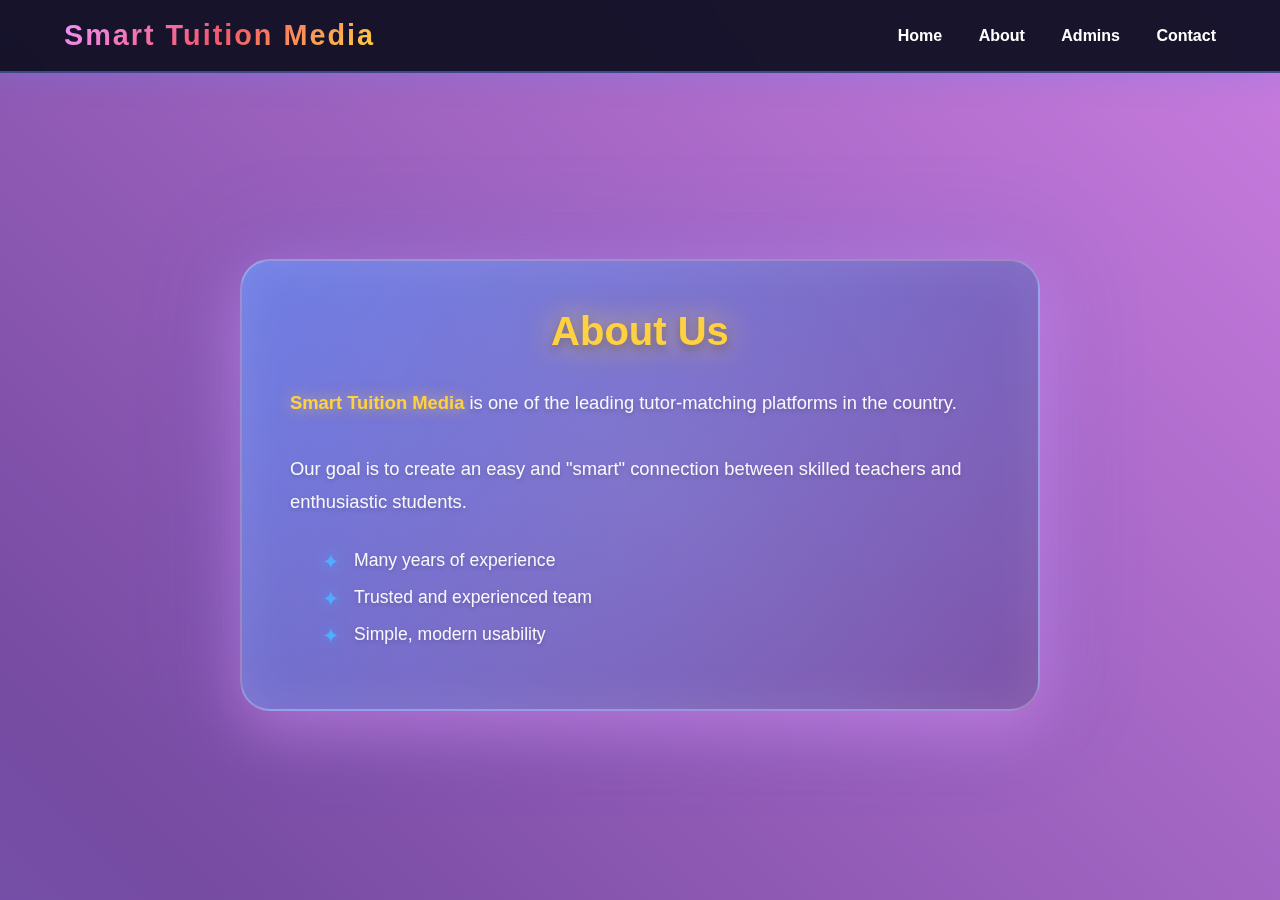
<file: about.html>
<!DOCTYPE html>
<html lang="en">
<head>
    <meta charset="UTF-8">
    <meta name="viewport" content="width=device-width, initial-scale=1.0">
    <title>About | Smart Tuition Media</title>
    <style>
        * {
            margin: 0;
            padding: 0;
            box-sizing: border-box;
        }

        body {
            font-family: 'Segoe UI', Tahoma, Geneva, Verdana, sans-serif;
            color: #1a202c;
            background: #0f0f23;
            min-height: 100vh;
            overflow-x: hidden;
        }

        /* Animated Gradient Background */
        .bg-gradient {
            position: fixed;
            width: 100%;
            height: 100%;
            background: linear-gradient(45deg, #667eea, #764ba2, #f093fb, #4facfe);
            background-size: 400% 400%;
            animation: gradientShift 15s ease infinite;
            z-index: 0;
        }

        @keyframes gradientShift {
            0% { background-position: 0% 50%; }
            50% { background-position: 100% 50%; }
            100% { background-position: 0% 50%; }
        }

        /* Floating Particles */
        .particles {
            position: fixed;
            width: 100%;
            height: 100%;
            overflow: hidden;
            z-index: 1;
            pointer-events: none;
        }

        .particle {
            position: absolute;
            width: 4px;
            height: 4px;
            background: rgba(255, 255, 255, 0.6);
            border-radius: 50%;
            animation: float-up 15s infinite ease-in;
        }

        @keyframes float-up {
            0% {
                transform: translateY(100vh) translateX(0);
                opacity: 0;
            }
            10% {
                opacity: 1;
            }
            90% {
                opacity: 1;
            }
            100% {
                transform: translateY(-100vh) translateX(100px);
                opacity: 0;
            }
        }

        header {
            background: rgba(15, 15, 35, 0.95);
            padding: 1.2rem 5%;
            box-shadow: 0 4px 30px rgba(102, 126, 234, 0.3);
            position: fixed;
            width: 100%;
            top: 0;
            z-index: 1000;
            backdrop-filter: blur(20px);
            border-bottom: 2px solid rgba(102, 126, 234, 0.5);
        }

        header h2 {
            display: inline-block;
            background: linear-gradient(135deg, #f093fb 0%, #f5576c 50%, #ffd140 100%);
            -webkit-background-clip: text;
            -webkit-text-fill-color: transparent;
            background-clip: text;
            font-size: 1.8rem;
            font-weight: 800;
            letter-spacing: 2px;
        }

        .navi {
            float: right;
            margin-top: 8px;
        }

        .navi a {
            text-decoration: none;
            color: #fff;
            margin-left: 2rem;
            font-weight: 600;
            transition: all 0.3s ease;
            position: relative;
        }

        .navi a:hover {
            color: #f093fb;
            transform: translateY(-2px);
            text-shadow: 0 0 20px rgba(240, 147, 251, 0.8);
        }

        .navi a::after {
            content: '';
            position: absolute;
            width: 0;
            height: 3px;
            bottom: -5px;
            left: 50%;
            background: linear-gradient(90deg, #f093fb, #f5576c);
            transition: all 0.3s ease;
            border-radius: 2px;
        }

        .navi a:hover::after {
            width: 100%;
            left: 0;
        }

        #main {
            min-height: 100vh;
            display: flex;
            align-items: center;
            justify-content: center;
            padding: 120px 5% 50px;
            position: relative;
            z-index: 2;
        }

        #about {
            background: linear-gradient(135deg, rgba(102, 126, 234, 0.9) 0%, rgba(118, 75, 162, 0.9) 100%);
            border-radius: 30px;
            padding: 3rem;
            max-width: 800px;
            width: 100%;
            box-shadow: 0 20px 60px rgba(240, 147, 251, 0.4),
                        0 0 100px rgba(102, 126, 234, 0.3),
                        inset 0 0 50px rgba(255, 255, 255, 0.1);
            border: 2px solid rgba(255, 255, 255, 0.3);
            position: relative;
            overflow: hidden;
            animation: slideUp 0.8s ease;
        }

        #about::before {
            content: '';
            position: absolute;
            top: -50%;
            right: -50%;
            width: 200%;
            height: 200%;
            background: radial-gradient(circle, rgba(255, 255, 255, 0.1) 0%, transparent 70%);
            animation: rotate 20s linear infinite;
        }

        @keyframes slideUp {
            from {
                opacity: 0;
                transform: translateY(30px);
            }
            to {
                opacity: 1;
                transform: translateY(0);
            }
        }

        @keyframes rotate {
            from { transform: rotate(0deg); }
            to { transform: rotate(360deg); }
        }

        #about h1 {
            text-align: center;
            color: #ffd140;
            font-size: 2.5rem;
            margin-bottom: 2rem;
            text-shadow: 0 0 30px rgba(255, 209, 64, 0.8),
                         0 4px 10px rgba(0, 0, 0, 0.3);
            position: relative;
            z-index: 1;
        }

        #about p {
            color: rgba(255, 255, 255, 0.95);
            font-size: 1.15rem;
            line-height: 1.8;
            margin-bottom: 2rem;
            text-shadow: 0 2px 5px rgba(0, 0, 0, 0.2);
            position: relative;
            z-index: 1;
        }

        #about p b {
            color: #ffd140;
            font-weight: 700;
            text-shadow: 0 0 15px rgba(255, 209, 64, 0.6);
        }

        #about ul {
            list-style: none;
            margin-left: 2rem;
            position: relative;
            z-index: 1;
        }

        #about ul li {
            color: rgba(255, 255, 255, 0.95);
            font-size: 1.1rem;
            margin-bottom: 1rem;
            padding-left: 2rem;
            position: relative;
            text-shadow: 0 2px 5px rgba(0, 0, 0, 0.2);
        }

        #about ul li::before {
            content: '✦';
            position: absolute;
            left: 0;
            color: #4facfe;
            font-size: 1.3rem;
            text-shadow: 0 0 15px rgba(79, 172, 254, 0.8);
        }

        @media (max-width: 768px) {
            header h2 {
                font-size: 1.4rem;
                display: block;
                text-align: center;
            }

            .navi {
                float: none;
                text-align: center;
                margin-top: 1rem;
            }

            .navi a {
                margin: 0 0.8rem;
                font-size: 0.9rem;
            }

            #about {
                padding: 2rem;
            }

            #about h1 {
                font-size: 2rem;
            }

            #about p {
                font-size: 1rem;
            }
        }
    </style>
</head>
<body>
    <div class="bg-gradient"></div>
    <div class="particles">
        <div class="particle" style="left: 10%; animation-delay: 0s;"></div>
        <div class="particle" style="left: 20%; animation-delay: 2s;"></div>
        <div class="particle" style="left: 30%; animation-delay: 4s;"></div>
        <div class="particle" style="left: 40%; animation-delay: 1s;"></div>
        <div class="particle" style="left: 50%; animation-delay: 3s;"></div>
        <div class="particle" style="left: 60%; animation-delay: 5s;"></div>
        <div class="particle" style="left: 70%; animation-delay: 2.5s;"></div>
        <div class="particle" style="left: 80%; animation-delay: 4.5s;"></div>
        <div class="particle" style="left: 90%; animation-delay: 1.5s;"></div>
    </div>

    <header>
        <h2>Smart Tuition Media</h2>
        <nav class="navi">
            <a href="index.html">Home</a>
            <a href="about.html">About</a>
            <a href="admins.html">Admins</a>
            <a href="contact.html">Contact</a>
        </nav>
    </header>

    <div id="main">
        <div id="about">
            <h1>About Us</h1>
            <p>
                <b>Smart Tuition Media</b> is one of the leading tutor-matching platforms in the country.<br><br>
                Our goal is to create an easy and "smart" connection between skilled teachers and enthusiastic students.
            </p>
            <ul>
                <li>Many years of experience</li>
                <li>Trusted and experienced team</li>
                <li>Simple, modern usability</li>
            </ul>
        </div>
    </div>
</body>
</html>
</file>
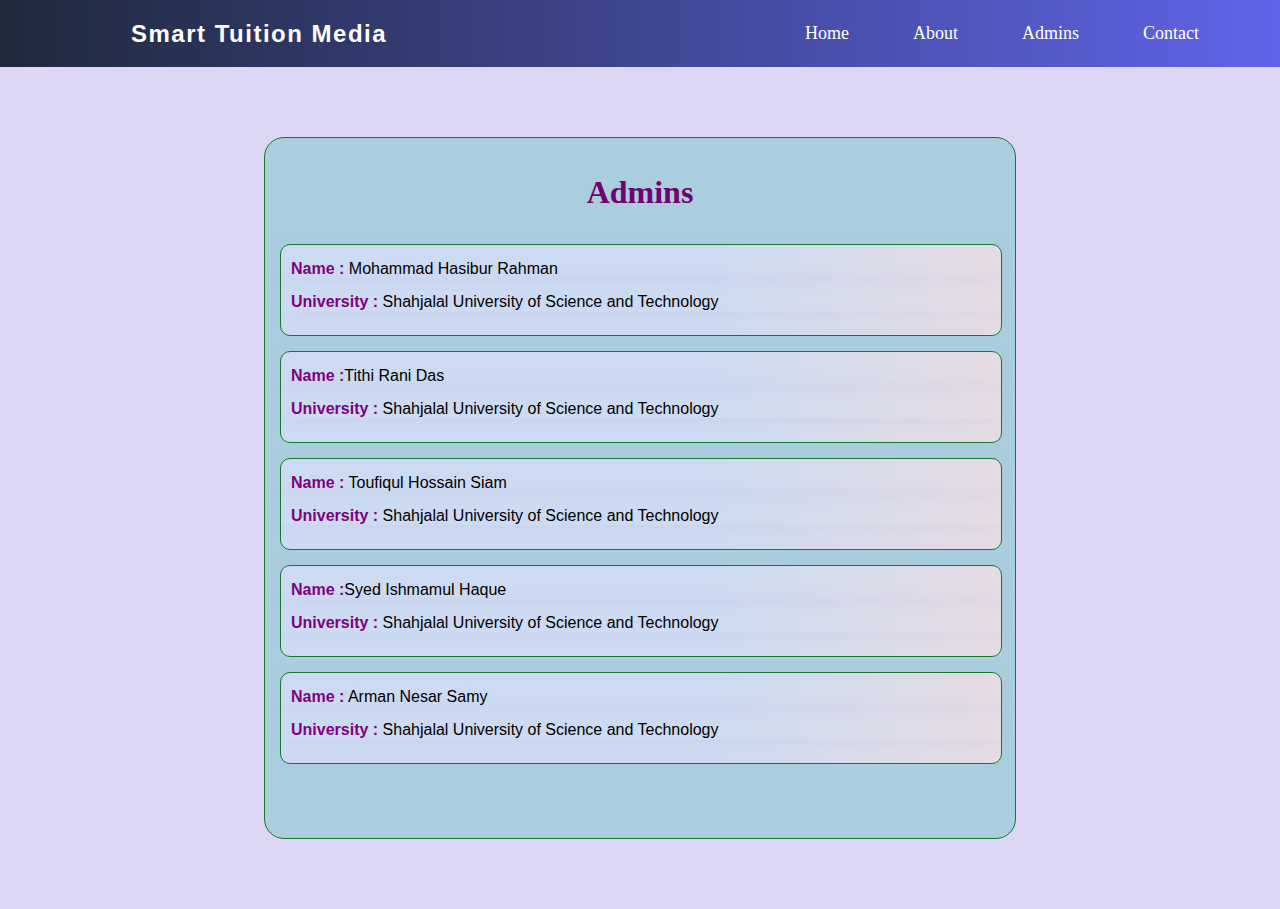
<file: admins.html>
<!DOCTYPE html>
<html lang="en">

<head>
    <meta charset="UTF-8">
    <meta name="viewport" content="width=device-width, initial-scale=1.0">
    <title>Document</title>
    <link rel="stylesheet" href="style.css">
    <style>
        * {
            margin: 0%;
            padding: 0%;
        }
        html,
        body {
            width: 100%;
            height: 100%;
            background-color: #ddd6f5;
        }
        header {
            background: linear-gradient(to right, #1e293b, #6366f1);
            height: 67px;
            width: 100%;
            color: white;

            display: flex;
            align-items: center;
            justify-content: center;
            position: fixed;
            z-index: 20;
        }
        h2 {
            width: 55%;
            transform: translate(40px, 0px);
            font-family: 'Segoe UI', Tahoma, Geneva, Verdana, sans-serif;
            font-size: x-large;
        }
        #fake {
            height: 67px;
            width: 100%;
        }
        .navi a {
            margin-right: 40px;
            color: white;
            font-size: large;
            text-decoration: none;
            padding: 9px 10px;
            border-radius: 10px;
        }
        .navi a button {
            color: #6c63ff;
            font-weight: bold;
            border-radius: 10px;
        }

        .navi a button:hover {
            background-color: #6c63ff;
            color: white;
            border-color: white;
        }

        .navi a:hover {
            background-color: white;
            color: #6c63ff;
        }

        #main {
            background-color: #ddd6f5;
            display: flex;
            align-items: center;
            justify-content: center;
        }
        #box {
            margin-top: 70px;
            margin-bottom: 70px;
            border-radius: 20px;
            height: 700px;
            width: 750px;
            background-color: rgb(170, 206, 221);
            border: 1px solid #127a2c;
        }
        .sbox {
            margin: 15px;
            height: 90px;
            width: 720px;
            background: linear-gradient(90deg, #ccdbf1 60%, #e5dbe3 100%);
            border-radius: 10px;
            border: 1px solid #127a2c;
        }
        .sbox p{
        font-family:'Trebuchet MS', 'Lucida Sans Unicode', 'Lucida Grande', 'Lucida Sans', Arial, sans-serif;
            font-size:20;
            padding:0px 10px;
            padding-top: 15px;
            box-shadow: 0 2px 16px #b47aed13;
        }
        .sbox b{
            color: purple;
        }
    </style>

</head>

<body>
    <header>
        <h2 style="letter-spacing: 1.5px;">Smart Tuition Media</h2>
        <nav class="navi">
            <a href="index.html">Home</a>
            <a href="about.html">About</a>
            <a href="admins.html">Admins</a>
            <a href="contact.html">Contact</a>
        </nav>
    </header>
    <div id="fake">

    </div>

    <div id="main">
        <div id="box">
            <br> <br>
            <h1 style="text-align: center;color: rgb(112, 3, 112);">Admins</h1><br>
            <div class="sbox">
                <p><b>Name :</b> Mohammad Hasibur Rahman</p>
                <p><b>University :</b> Shahjalal University of Science and Technology</p>
            </div>
            <div class="sbox">
                <p><b>Name :</b>Tithi Rani Das</p>
                <p><b>University :</b> Shahjalal University of Science and Technology</p>
            </div>
            <div class="sbox">
                <p><b>Name :</b>  Toufiqul Hossain Siam</p>
                <p><b>University :</b> Shahjalal University of Science and Technology</p>
            </div>
            <div class="sbox">
                <p><b>Name :</b>Syed Ishmamul Haque </p>
                <p><b>University :</b> Shahjalal University of Science and Technology</p>
            </div>
            <div class="sbox">
                <p><b>Name :</b>  Arman Nesar Samy</p>
                <p><b>University :</b> Shahjalal University of Science and Technology</p>
            </div>
        </div>
    </div>

</body>

</html>
</file>
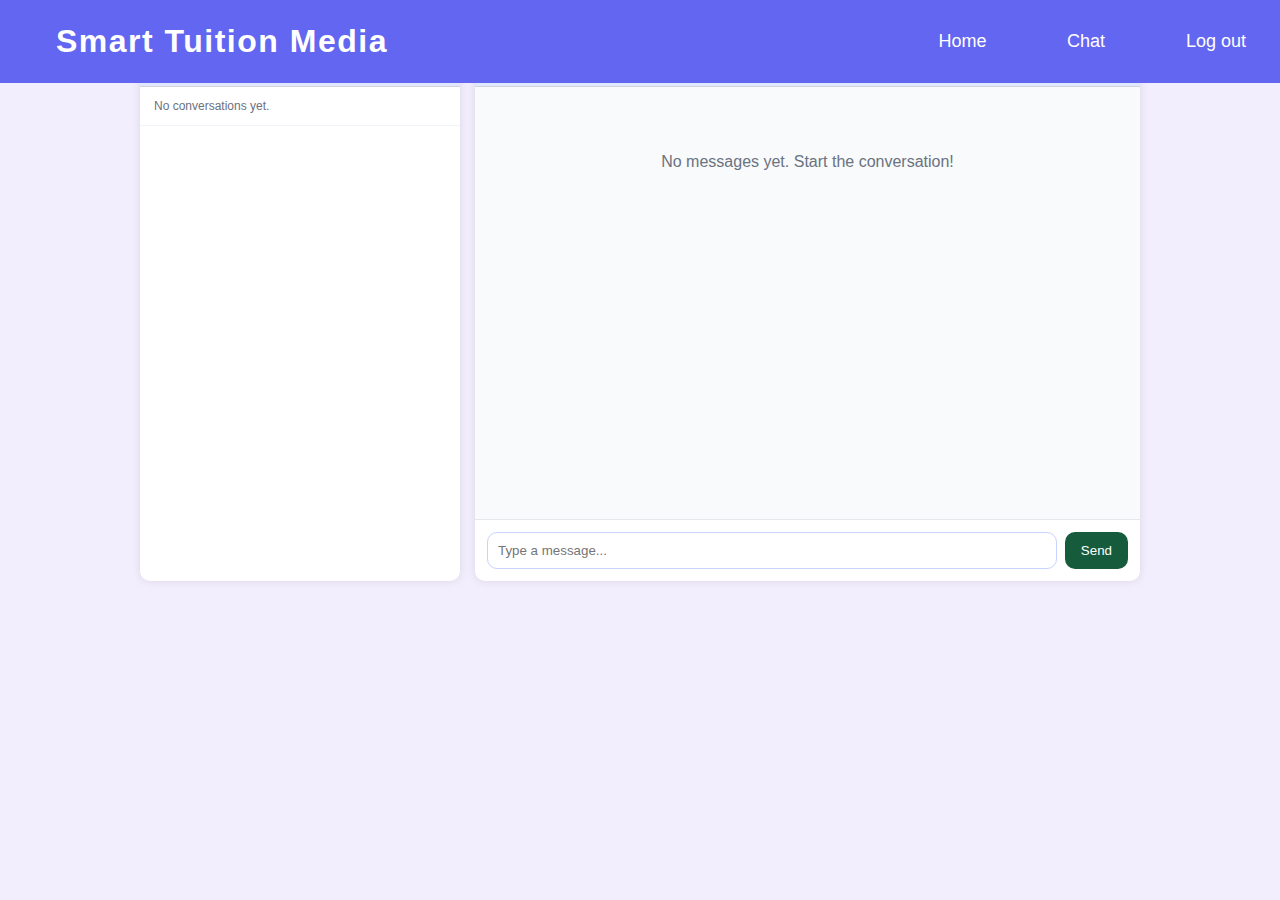
<file: chat.html>
<!DOCTYPE html>
<html lang="en">
<head>
    <meta charset="UTF-8">
    <meta name="viewport" content="width=device-width, initial-scale=1.0">
    <title>Chat</title>
    <link rel="stylesheet" href="style.css">
    <style>
        body { background:#f3eefe; margin: 0; font-family: Arial, sans-serif; }
        header { background: #6366f1; color: white; padding: 0.5rem 1rem; display: flex; justify-content: space-between; align-items: center; }
        header h2 { margin: 0; }
        .navi a { color: white; text-decoration: none; margin-left: 1rem; }
        .navi a:hover { text-decoration: underline; }
        .badge { background: red; color: white; border-radius: 50%; padding: 2px 6px; font-size: 12px; }
        #fake { height: 20px; }
        #container { width: 1000px; margin: 20px auto; display: flex; gap: 15px; }
        #sidebar { width: 320px; background: white; border-radius: 10px; box-shadow: 0 0 10px rgba(0,0,0,0.1); overflow: hidden; }
        #thread { flex: 1; background: white; border-radius: 10px; box-shadow: 0 0 10px rgba(0,0,0,0.1); display: flex; flex-direction: column; }
        #convHeader { padding: 14px 16px; background: #e0e7ff; color: #1e293b; font-weight: 700; border-bottom: 1px solid #d1d5db; }
        #convList { max-height: 520px; overflow: auto; }
        .convItem { padding: 12px 14px; border-bottom: 1px solid #f1f5f9; cursor: pointer; }
        .convItem:hover { background:#f8fafc; }
        .convItem.active { background:#eef2ff; }
        .convTitle { font-weight: 700; color:#111827; }
        .convSub { font-size: 12px; color:#6b7280; }
        #messages { flex: 1; padding: 16px; overflow: auto; background:#f8fafc; min-height: 400px; }
        .msg { max-width: 70%; margin: 6px 0; padding: 10px 12px; border-radius: 12px; line-height: 1.3; }
        .fromMe { background:#6366f1; color: white; margin-left: auto; border-bottom-right-radius: 4px; }
        .fromThem { background:white; color: #111827; border: 1px solid #e5e7eb; border-bottom-left-radius: 4px; }
        #composer { display: flex; gap: 8px; padding: 12px; border-top: 1px solid #e5e7eb; }
        #messageInput { flex: 1; padding: 10px; border-radius: 10px; border: 1px solid #c7d2fe; outline: none; }
        #sendBtn { padding: 10px 16px; background:#165b3c; color:white; border:none; border-radius:10px; cursor: pointer; }
        #sendBtn:hover { background:#28845c; }
        #sendBtn:disabled { background: #ccc; cursor: not-allowed; }
    </style>
</head>
<body>
    <header>
        <h2 style="letter-spacing: 1.5px;">Smart Tuition Media</h2>
        <nav class="navi">
            <a href="index.html">Home</a>
            <a href="chat.html">Chat <span id="chatBadge" class="badge" style="display:none;"></span></a>
            <a href="#" onclick="logout()">Log out</a>
        </nav>
    </header>
    <div id="fake"></div>

    <div id="container">
        <div id="sidebar">
            <div id="convHeader">Conversations</div>
            <div id="convList"></div>
        </div>
        <div id="thread">
            <div id="convHeader" style="display:flex; justify-content:space-between; align-items:center;">
                <span id="activeTitle">Select a conversation</span>
                <small id="activeMeta" style="color:#374151;"></small>
            </div>
            <div id="messages"></div>
            <div id="composer">
                <input id="messageInput" type="text" placeholder="Type a message..." />
                <button id="sendBtn">Send</button>
            </div>
        </div>
    </div>

    <script>
    // Initialize or get current user
    let currentUser = JSON.parse(localStorage.getItem('currentUser') || '{}');
    if(!currentUser || !currentUser.email){
        // For demo/testing purposes, create a default user
        currentUser = {
            email: 'user@example.com',
            name: 'Current User',
            role: 'User'
        };
        localStorage.setItem('currentUser', JSON.stringify(currentUser));
    }

    // Get URL parameters
    const qs = new URLSearchParams(window.location.search);
    const prefillEmail = qs.get('toEmail') || 'kaj@example.com';
    const prefillName = qs.get('toName') || 'Kaj Kortese';

    // DOM elements
    const convListDiv = document.getElementById('convList');
    const messagesDiv = document.getElementById('messages');
    const activeTitleSpan = document.getElementById('activeTitle');
    const activeMetaSmall = document.getElementById('activeMeta');
    const inputEl = document.getElementById('messageInput');
    const sendBtn = document.getElementById('sendBtn');

    let activePeerEmail = null;
    let activePeerName = null;

    // Message management functions
    function getAllMessages(){
        try {
            return JSON.parse(localStorage.getItem('messages') || '[]');
        } catch (e) {
            console.error('Error loading messages:', e);
            return [];
        }
    }

    function saveAllMessages(all){
        try {
            localStorage.setItem('messages', JSON.stringify(all));
            console.log('Messages saved successfully:', all.length, 'total messages');
        } catch (e) {
            console.error('Error saving messages:', e);
        }
    }

    function getThreadKey(a, b){
        return [a, b].sort().join('||');
    }

    function listConversations(){
        const all = getAllMessages();
        const map = new Map();
        
        for(const m of all){
            const peer = m.from === currentUser.email ? m.to : m.from;
            const key = getThreadKey(currentUser.email, peer);
            if(!map.has(key)){
                map.set(key, { 
                    peerEmail: peer, 
                    lastAt: new Date(m.at).getTime(), 
                    lastText: m.text 
                });
            } else {
                const msgTime = new Date(m.at).getTime();
                if(msgTime > map.get(key).lastAt){
                    map.get(key).lastAt = msgTime;
                    map.get(key).lastText = m.text;
                }
            }
        }
        
        return Array.from(map.values()).sort((a,b) => b.lastAt - a.lastAt);
    }

    function renderConversations(){
        const items = listConversations();
        convListDiv.innerHTML = '';
        
        if(items.length === 0){
            convListDiv.innerHTML = '<div class="convItem"><div class="convSub">No conversations yet.</div></div>';
            return;
        }
        
        for(const c of items){
            const users = JSON.parse(localStorage.getItem('users') || '[]');
            const peerUser = users.find(u => u.email === c.peerEmail);
            
            // Show actual name if found in users list, otherwise show email
            let title = c.peerEmail;
            if (peerUser) {
                title = peerUser.name + ' (' + peerUser.role + ')';
            } else if (c.peerEmail === prefillEmail && prefillName) {
                // Use prefill name from URL if available
                title = prefillName;
            }
            
            const item = document.createElement('div');
            item.className = 'convItem' + (c.peerEmail === activePeerEmail ? ' active' : '');
            item.innerHTML = `
                <div class="convTitle">${title}</div>
                <div class="convSub">${c.lastText || 'No messages yet'}</div>
            `;
            item.onclick = () => openConversation(c.peerEmail);
            convListDiv.appendChild(item);
        }
    }

    function renderThread(){
        if(!activePeerEmail){
            messagesDiv.innerHTML = '<div style="text-align: center; color: #6b7280; margin-top: 50px;">Select a conversation to start chatting</div>';
            activeTitleSpan.textContent = 'Select a conversation';
            activeMetaSmall.textContent = '';
            return;
        }
        
        const all = getAllMessages();
        const key = getThreadKey(currentUser.email, activePeerEmail);
        const thread = all.filter(m => getThreadKey(m.from, m.to) === key);
        
        const users = JSON.parse(localStorage.getItem('users') || '[]');
        const peerUser = users.find(u => u.email === activePeerEmail);
        
        // Determine the display name for active conversation
        if (peerUser) {
            activePeerName = peerUser.name;
        } else if (activePeerEmail === prefillEmail && prefillName) {
            activePeerName = prefillName;
        } else {
            activePeerName = activePeerEmail;
        }
        
        activeTitleSpan.textContent = activePeerName;
        activeMetaSmall.textContent = peerUser ? peerUser.role : '';

        messagesDiv.innerHTML = '';
        
        if(thread.length === 0){
            messagesDiv.innerHTML = '<div style="text-align: center; color: #6b7280; margin-top: 50px;">No messages yet. Start the conversation!</div>';
        } else {
            for(const m of thread){
                const bubble = document.createElement('div');
                const isMe = m.from === currentUser.email;
                bubble.className = 'msg ' + (isMe ? 'fromMe' : 'fromThem');
                bubble.textContent = m.text;
                messagesDiv.appendChild(bubble);
            }
        }
        
        messagesDiv.scrollTop = messagesDiv.scrollHeight;
    }

    function openConversation(peerEmail){
        activePeerEmail = peerEmail;
        renderConversations();
        renderThread();
        
        // Mark messages as seen
        localStorage.setItem('chat:lastSeen:' + currentUser.email, Date.now().toString());
        updateChatBadge();
        
        // Focus on input
        inputEl.focus();
    }

    function sendMessage(){
        const text = inputEl.value.trim();
        if(!text) {
            alert('Please type a message');
            return;
        }
        
        if(!activePeerEmail) {
            alert('Please select a conversation first');
            return;
        }
        
        // Disable send button temporarily
        sendBtn.disabled = true;
        sendBtn.textContent = 'Sending...';
        
        try {
            const all = getAllMessages();
            const newMessage = { 
                from: currentUser.email, 
                to: activePeerEmail, 
                text: text, 
                at: new Date().toISOString(),
                id: Date.now() + '_' + Math.random()
            };
            
            all.push(newMessage);
            saveAllMessages(all);
            
            inputEl.value = '';
            renderConversations();
            renderThread();
            
            console.log('Message sent successfully:', newMessage);
            
        } catch (error) {
            console.error('Error sending message:', error);
            alert('Failed to send message. Please try again.');
        } finally {
            // Re-enable send button
            sendBtn.disabled = false;
            sendBtn.textContent = 'Send';
            inputEl.focus();
        }
    }

    // Event listeners
    sendBtn.addEventListener('click', function(e) {
        e.preventDefault();
        sendMessage();
    });

    inputEl.addEventListener('keydown', function(e) {
        if(e.key === 'Enter') {
            e.preventDefault();
            sendMessage();
        }
    });

    // Storage change listener
    window.addEventListener('storage', function(e) {
        if(e.key === 'messages'){
            renderConversations();
            renderThread();
            updateChatBadge();
        }
    });

    function updateChatBadge(){
        const badge = document.getElementById('chatBadge');
        if(!badge) return;
        
        const all = getAllMessages();
        const lastSeen = parseInt(localStorage.getItem('chat:lastSeen:' + currentUser.email) || '0');
        const count = all.filter(m => m.to === currentUser.email && new Date(m.at).getTime() > lastSeen).length;
        
        badge.style.display = count > 0 ? 'inline-block' : 'none';
        if(count > 0) badge.textContent = count;
    }

    function logout(){
        localStorage.removeItem('currentUser');
        window.location.href = 'login.html';
    }

    // Initialize default users if not exists
    function initializeDefaultUsers() {
        const users = JSON.parse(localStorage.getItem('users') || '[]');
        if (users.length === 0) {
            const defaultUsers = [
                { email: 'user@example.com', name: 'Current User', role: 'User' },
                { email: 'kaj@example.com', name: 'Kaj Kortese', role: 'Admin' }
            ];
            localStorage.setItem('users', JSON.stringify(defaultUsers));
        }
    }

    // Initialize the application
    function init() {
        initializeDefaultUsers();
        
        // Auto-open conversation if specified in URL
        if(prefillEmail){
            activePeerEmail = prefillEmail;
        }
        
        renderConversations();
        renderThread();
        updateChatBadge();
        
        // Focus on input if conversation is active
        if(activePeerEmail) {
            inputEl.focus();
        }
    }

    // Start the application
    init();

    </script>
</body>
</html>
</file>
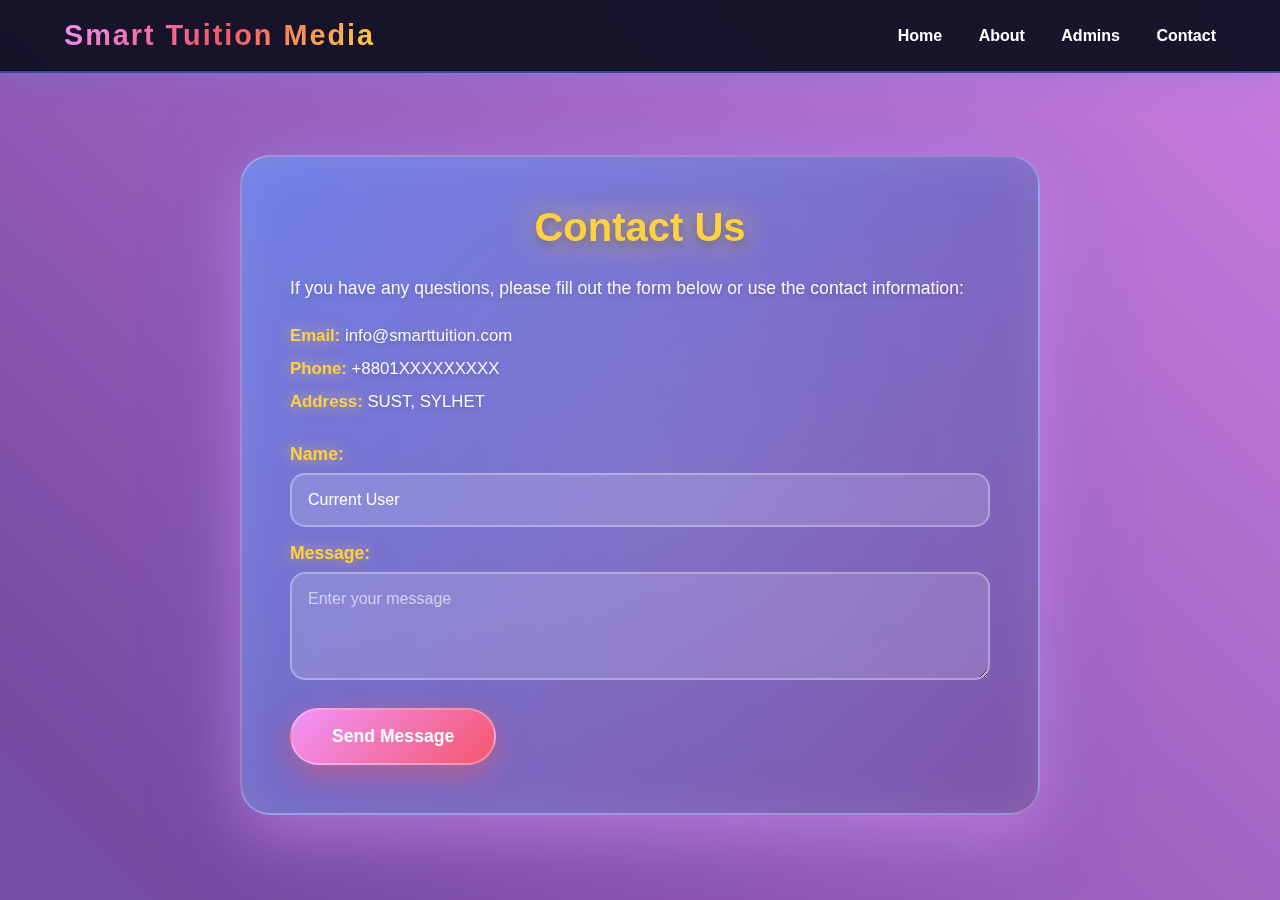
<file: contact.html>
<!DOCTYPE html>
<html lang="en">
<head>
    <meta charset="UTF-8">
    <meta name="viewport" content="width=device-width, initial-scale=1.0">
    <title>Contact | Smart Tuition Media</title>
    <style>
        * {
            margin: 0;
            padding: 0;
            box-sizing: border-box;
        }

        body {
            font-family: 'Segoe UI', Tahoma, Geneva, Verdana, sans-serif;
            color: #1a202c;
            background: #0f0f23;
            min-height: 100vh;
            overflow-x: hidden;
        }

        /* Animated Gradient Background */
        .bg-gradient {
            position: fixed;
            width: 100%;
            height: 100%;
            background: linear-gradient(45deg, #667eea, #764ba2, #f093fb, #4facfe);
            background-size: 400% 400%;
            animation: gradientShift 15s ease infinite;
            z-index: 0;
        }

        @keyframes gradientShift {
            0% { background-position: 0% 50%; }
            50% { background-position: 100% 50%; }
            100% { background-position: 0% 50%; }
        }

        /* Floating Particles */
        .particles {
            position: fixed;
            width: 100%;
            height: 100%;
            overflow: hidden;
            z-index: 1;
            pointer-events: none;
        }

        .particle {
            position: absolute;
            width: 4px;
            height: 4px;
            background: rgba(255, 255, 255, 0.6);
            border-radius: 50%;
            animation: float-up 15s infinite ease-in;
        }

        @keyframes float-up {
            0% {
                transform: translateY(100vh) translateX(0);
                opacity: 0;
            }
            10% {
                opacity: 1;
            }
            90% {
                opacity: 1;
            }
            100% {
                transform: translateY(-100vh) translateX(100px);
                opacity: 0;
            }
        }

        header {
            background: rgba(15, 15, 35, 0.95);
            padding: 1.2rem 5%;
            box-shadow: 0 4px 30px rgba(102, 126, 234, 0.3);
            position: fixed;
            width: 100%;
            top: 0;
            z-index: 1000;
            backdrop-filter: blur(20px);
            border-bottom: 2px solid rgba(102, 126, 234, 0.5);
        }

        header h2 {
            display: inline-block;
            background: linear-gradient(135deg, #f093fb 0%, #f5576c 50%, #ffd140 100%);
            -webkit-background-clip: text;
            -webkit-text-fill-color: transparent;
            background-clip: text;
            font-size: 1.8rem;
            font-weight: 800;
            letter-spacing: 2px;
        }

        .navi {
            float: right;
            margin-top: 8px;
        }

        .navi a {
            text-decoration: none;
            color: #fff;
            margin-left: 2rem;
            font-weight: 600;
            transition: all 0.3s ease;
            position: relative;
        }

        .navi a:hover {
            color: #f093fb;
            transform: translateY(-2px);
            text-shadow: 0 0 20px rgba(240, 147, 251, 0.8);
        }

        .navi a::after {
            content: '';
            position: absolute;
            width: 0;
            height: 3px;
            bottom: -5px;
            left: 50%;
            background: linear-gradient(90deg, #f093fb, #f5576c);
            transition: all 0.3s ease;
            border-radius: 2px;
        }

        .navi a:hover::after {
            width: 100%;
            left: 0;
        }

        #main {
            min-height: 100vh;
            display: flex;
            align-items: center;
            justify-content: center;
            padding: 120px 5% 50px;
            position: relative;
            z-index: 2;
        }

        #contact {
            background: linear-gradient(135deg, rgba(102, 126, 234, 0.9) 0%, rgba(118, 75, 162, 0.9) 100%);
            border-radius: 30px;
            padding: 3rem;
            max-width: 800px;
            width: 100%;
            box-shadow: 0 20px 60px rgba(240, 147, 251, 0.4),
                        0 0 100px rgba(102, 126, 234, 0.3),
                        inset 0 0 50px rgba(255, 255, 255, 0.1);
            border: 2px solid rgba(255, 255, 255, 0.3);
            position: relative;
            overflow: hidden;
            animation: slideUp 0.8s ease;
        }

        #contact::before {
            content: '';
            position: absolute;
            top: -50%;
            right: -50%;
            width: 200%;
            height: 200%;
            background: radial-gradient(circle, rgba(255, 255, 255, 0.1) 0%, transparent 70%);
            animation: rotate 20s linear infinite;
        }

        @keyframes slideUp {
            from {
                opacity: 0;
                transform: translateY(30px);
            }
            to {
                opacity: 1;
                transform: translateY(0);
            }
        }

        @keyframes rotate {
            from { transform: rotate(0deg); }
            to { transform: rotate(360deg); }
        }

        #contact h1 {
            text-align: center;
            color: #ffd140;
            font-size: 2.5rem;
            margin-bottom: 1.5rem;
            text-shadow: 0 0 30px rgba(255, 209, 64, 0.8),
                         0 4px 10px rgba(0, 0, 0, 0.3);
            position: relative;
            z-index: 1;
        }

        #contact > p {
            color: rgba(255, 255, 255, 0.95);
            font-size: 1.1rem;
            line-height: 1.6;
            margin-bottom: 1.5rem;
            text-shadow: 0 2px 5px rgba(0, 0, 0, 0.2);
            position: relative;
            z-index: 1;
        }

        #contact ul {
            list-style: none;
            margin-bottom: 2rem;
            position: relative;
            z-index: 1;
        }

        #contact ul li {
            color: rgba(255, 255, 255, 0.95);
            font-size: 1.05rem;
            margin-bottom: 0.8rem;
            text-shadow: 0 2px 5px rgba(0, 0, 0, 0.2);
        }

        #contact ul li b {
            color: #ffd140;
            font-weight: 700;
            text-shadow: 0 0 15px rgba(255, 209, 64, 0.6);
        }

        label {
            display: block;
            color: #ffd140;
            font-weight: 700;
            font-size: 1.1rem;
            margin-top: 1rem;
            margin-bottom: 0.5rem;
            text-shadow: 0 0 15px rgba(255, 209, 64, 0.6);
            position: relative;
            z-index: 1;
        }

        #name, #msg {
            width: 100%;
            padding: 1rem;
            border: 2px solid rgba(255, 255, 255, 0.3);
            border-radius: 15px;
            background: rgba(255, 255, 255, 0.15);
            backdrop-filter: blur(10px);
            color: #fff;
            font-size: 1rem;
            font-family: 'Segoe UI', Tahoma, Geneva, Verdana, sans-serif;
            transition: all 0.3s ease;
            position: relative;
            z-index: 1;
        }

        #name:focus, #msg:focus {
            outline: none;
            border-color: #4facfe;
            background: rgba(255, 255, 255, 0.2);
            box-shadow: 0 0 20px rgba(79, 172, 254, 0.5);
        }

        #name::placeholder, #msg::placeholder {
            color: rgba(255, 255, 255, 0.6);
        }

        #msg {
            resize: vertical;
            min-height: 100px;
        }

        #btn {
            margin-top: 1.5rem;
            padding: 1rem 2.5rem;
            background: linear-gradient(135deg, #f093fb 0%, #f5576c 100%);
            color: white;
            border: none;
            border-radius: 50px;
            font-size: 1.1rem;
            font-weight: 700;
            cursor: pointer;
            transition: all 0.4s ease;
            box-shadow: 0 10px 30px rgba(245, 87, 108, 0.5);
            border: 2px solid rgba(255, 255, 255, 0.3);
            position: relative;
            overflow: hidden;
            z-index: 1;
        }

        #btn::before {
            content: '';
            position: absolute;
            top: 0;
            left: -100%;
            width: 100%;
            height: 100%;
            background: linear-gradient(90deg, transparent, rgba(255,255,255,0.4), transparent);
            transition: left 0.5s;
        }

        #btn:hover::before {
            left: 100%;
        }

        #btn:hover {
            transform: translateY(-3px) scale(1.05);
            box-shadow: 0 15px 40px rgba(245, 87, 108, 0.7);
        }

        #btn:active {
            transform: translateY(-1px) scale(1.02);
        }

        @media (max-width: 768px) {
            header h2 {
                font-size: 1.4rem;
                display: block;
                text-align: center;
            }

            .navi {
                float: none;
                text-align: center;
                margin-top: 1rem;
            }

            .navi a {
                margin: 0 0.8rem;
                font-size: 0.9rem;
            }

            #contact {
                padding: 2rem;
            }

            #contact h1 {
                font-size: 2rem;
            }

            #contact > p {
                font-size: 1rem;
            }

            #btn {
                width: 100%;
            }
        }
    </style>
</head>
<body>
    <div class="bg-gradient"></div>
    <div class="particles">
        <div class="particle" style="left: 10%; animation-delay: 0s;"></div>
        <div class="particle" style="left: 20%; animation-delay: 2s;"></div>
        <div class="particle" style="left: 30%; animation-delay: 4s;"></div>
        <div class="particle" style="left: 40%; animation-delay: 1s;"></div>
        <div class="particle" style="left: 50%; animation-delay: 3s;"></div>
        <div class="particle" style="left: 60%; animation-delay: 5s;"></div>
        <div class="particle" style="left: 70%; animation-delay: 2.5s;"></div>
        <div class="particle" style="left: 80%; animation-delay: 4.5s;"></div>
        <div class="particle" style="left: 90%; animation-delay: 1.5s;"></div>
    </div>

    <header>
        <h2>Smart Tuition Media</h2>
        <nav class="navi">
            <a href="index.html">Home</a>
            <a href="about.html">About</a>
            <a href="admins.html">Admins</a>
            <a href="contact.html">Contact</a>
        </nav>
    </header>

    <div id="main">
        <div id="contact">
            <h1>Contact Us</h1>
            <p>If you have any questions, please fill out the form below or use the contact information:</p>
            
            <ul>
                <li><b>Email:</b> info@smarttuition.com</li>
                <li><b>Phone:</b> +8801XXXXXXXXX</li>
                <li><b>Address:</b> SUST, SYLHET</li>
            </ul>

            <form id="contactform">
                <label for="name">Name:</label>
                <input type="text" id="name" placeholder="Enter your name" required>

                <label for="msg">Message:</label>
                <textarea id="msg" rows="4" placeholder="Enter your message" required></textarea>

                <button id="btn" type="submit">Send Message</button>
            </form>
        </div>
    </div>

    <script>
        window.onload = function () {
            const user = JSON.parse(localStorage.getItem("currentUser"));
            if (user && user.name) {
                const nameInput = document.getElementById("name");
                nameInput.value = user.name;
            }
        };

        document.getElementById("contactform").addEventListener("submit", function (e) {
            e.preventDefault();

            const user = JSON.parse(localStorage.getItem("currentUser"));
            if (!user) {
                alert("Please login to send a message.");
                window.location.href = "login.html";
                return;
            }

            const name = document.getElementById("name").value.trim();
            const msg = document.getElementById("msg").value.trim();
            
            if (!name || !msg) {
                alert("Please fill in all fields.");
                return;
            }

            const messages = JSON.parse(localStorage.getItem("messages")) || [];
            messages.push({
                userEmail: user.email || "",  
                name,
                message: msg,
                time: new Date().toISOString()
            });
            localStorage.setItem("messages", JSON.stringify(messages));

            alert("✅ Thank you! Your message has been sent.");
            this.reset();
        });
    </script>
</body>
</html>
</file>
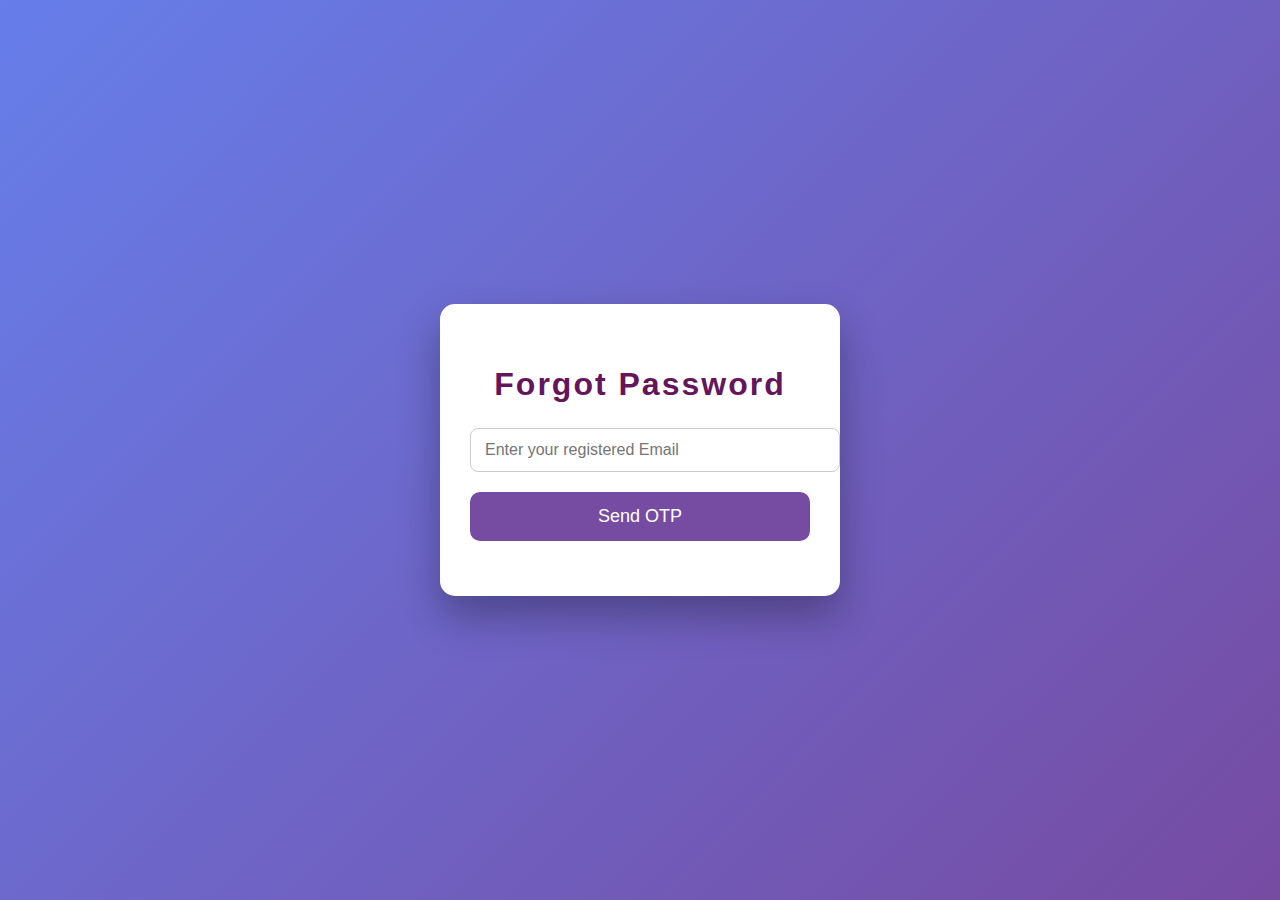
<file: forgot-password.html>
<!DOCTYPE html>
<html lang="en">
<head>
<meta charset="UTF-8" />
<meta name="viewport" content="width=device-width, initial-scale=1" />
<title>Forgot Password - Smart Tuition Media</title>
<style>
    body {
        background: linear-gradient(135deg, #667eea 0%, #764ba2 100%);
        font-family: 'Segoe UI', Tahoma, Geneva, Verdana, sans-serif;
        margin: 0; padding: 0;
        height: 100vh;
        display: flex;
        justify-content: center;
        align-items: center;
        color: #333;
    }
    #forgot-box {
        background: white;
        padding: 40px 30px;
        border-radius: 15px;
        box-shadow: 0 20px 40px rgba(0,0,0,0.3);
        width: 400px;
        box-sizing: border-box;
        text-align: center;
    }
    #forgot-box h1 {
        margin-bottom: 25px;
        font-weight: 600;
        color: #64155c;
        letter-spacing: 2px;
    }
    input {
        width: 100%;
        padding: 12px 14px;
        margin-bottom: 20px;
        font-size: 16px;
        border-radius: 8px;
        border: 1px solid #ccc;
        transition: border-color 0.3s;
    }
    input:focus {
        outline: none;
        border-color: #764ba2;
        box-shadow: 0 0 6px #764ba2;
    }
    button {
        background-color: #764ba2;
        border: none;
        padding: 14px;
        border-radius: 10px;
        color: white;
        font-size: 18px;
        cursor: pointer;
        transition: background-color 0.3s;
        width: 100%;
    }
    button:hover {
        background-color: #562f74;
    }
    #message {
        margin-top: 15px;
        font-weight: 500;
        color: green;
    }
</style>
</head>
<body>
<div id="forgot-box">
    <h1>Forgot Password</h1>
    <input type="email" id="email" placeholder="Enter your registered Email" required />
    <button onclick="sendOTP()">Send OTP</button>

    <input type="text" id="otp" placeholder="Enter OTP" style="display:none;" />
    <input type="password" id="newPassword" placeholder="Enter New Password" style="display:none;" />
    <button id="resetBtn" onclick="resetPassword()" style="display:none;">Reset Password</button>

    <div id="message"></div>
</div>

<script>
    function sendOTP(){
        const email = document.getElementById('email').value.trim();
        const users = JSON.parse(localStorage.getItem('users') || '[]');
        const user = users.find(u => u.email === email);
        const messageEl = document.getElementById('message');

        if(!user){
            messageEl.style.color = 'red';
            messageEl.textContent = "This email is not registered.";
            return;
        }

        const otp = Math.floor(100000 + Math.random()*900000).toString();
        localStorage.setItem('resetOTP', otp);
        localStorage.setItem('resetEmail', email);

        messageEl.style.color = 'green';
        messageEl.textContent = "OTP sent! (Simulation: " + otp + ")";
        
        document.getElementById('otp').style.display = 'block';
        document.getElementById('newPassword').style.display = 'block';
        document.getElementById('resetBtn').style.display = 'block';
    }

    function resetPassword(){
        const inputOtp = document.getElementById('otp').value.trim();
        const newPassword = document.getElementById('newPassword').value;
        const messageEl = document.getElementById('message');
        const correctOtp = localStorage.getItem('resetOTP');
        const email = localStorage.getItem('resetEmail');

        if(inputOtp !== correctOtp){
            messageEl.style.color = 'red';
            messageEl.textContent = "Invalid OTP. Please try again.";
            return;
        }

        if(newPassword.length < 8){
            messageEl.style.color = 'red';
            messageEl.textContent = "Password must be at least 8 characters.";
            return;
        }

        const users = JSON.parse(localStorage.getItem('users') || '[]');
        const userIndex = users.findIndex(u => u.email === email);

        if(userIndex === -1){
            messageEl.style.color = 'red';
            messageEl.textContent = "Something went wrong. Please try again.";
            return;
        }

        users[userIndex].password = newPassword;
        localStorage.setItem('users', JSON.stringify(users));
        messageEl.style.color = 'green';
        messageEl.textContent = "Password successfully reset! You can now login.";
        
        // Clear OTP inputs and hide reset section
        document.getElementById('otp').value = '';
        document.getElementById('newPassword').value = '';
        document.getElementById('otp').style.display = 'none';
        document.getElementById('newPassword').style.display = 'none';
        document.getElementById('resetBtn').style.display = 'none';
    }
</script>
</body>
</html>
</file>
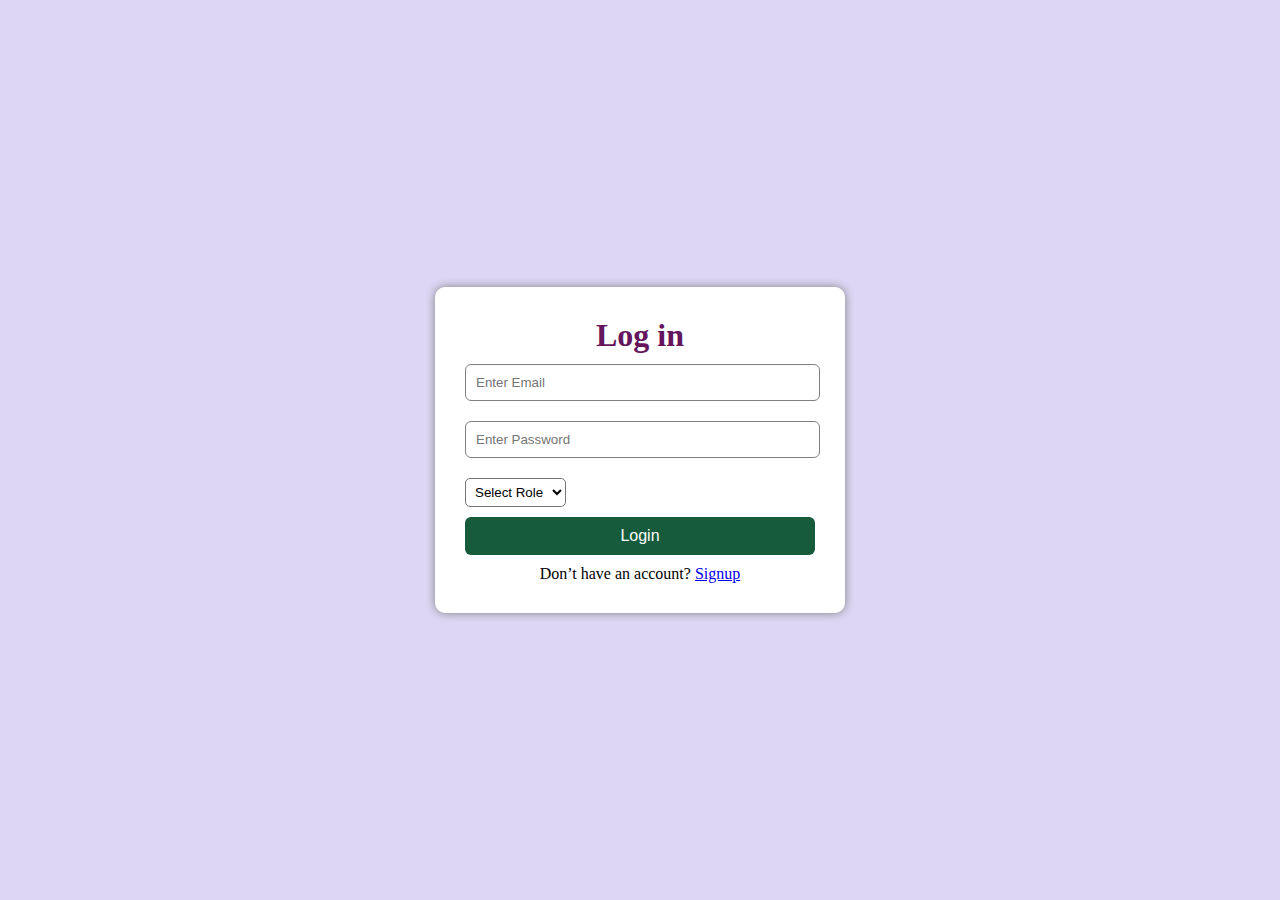
<file: login.html>
<!DOCTYPE html>
<html lang="en">
<head>
    <meta charset="UTF-8">
    <meta name="viewport" content="width=device-width, initial-scale=1.0">
    <title>Login</title>
    <link rel="stylesheet" href="style.css">
    <style>
        body {
            display: flex;
            justify-content: center;
            align-items: center;
            background: #ddd6f5;
        }
        #login-box {
            background: white;
            padding: 30px;
            border-radius: 10px;
            box-shadow: 0 0 10px gray;
            
            width: 350px;
        }
        input {
            width: 95%;
            padding: 10px;
            margin: 10px 0;
            border: 1px solid gray;
            border-radius: 6px;
        }
        button {
            width: 100%;
            padding: 10px;
            background: #165b3c;
            color: white;
            border: none;
            border-radius: 6px;
            font-size: 16px;
        }
        button:hover {
            background: #28845c;
        }
        #role {
            padding: 5px;  
            margin: 10px 0px;
            background-color: white;
            border-radius: 5px;
            border-width: 1px;
        
        }
    </style>
    </head>
    <body>
    <div id="login-box">
        <h1 style="text-align:center; color: #64155c;">Log in</h1>
        <form id="loginForm">
        <input type="email" id="email" placeholder="Enter Email" required>
        <input type="password" id="password" placeholder="Enter Password" required>
        <select id="role" required>
            <option value="">Select Role</option>
            <option value="student">Student</option>
            <option value="tutor">Tutor</option>
        </select>
        <button type="submit">Login</button>
        </form>
        <p style="text-align:center; margin-top:10px;">
        Don’t have an account? <a href="signup.html">Signup</a>
        </p>
    </div>
    <script>
    document.getElementById("loginForm").addEventListener("submit", function(e){
    e.preventDefault();

    let email = document.getElementById("email").value;
    let password = document.getElementById("password").value;
    let role = document.getElementById("role").value;

    let users = JSON.parse(localStorage.getItem("users")) || [];

    let user = users.find(u => u.email === email && u.password === password && u.role === role);

    if(user){
        alert("Login successful!");
        localStorage.setItem("currentUser", JSON.stringify(user));

        window.location.href = "index.html";
    } else {
        alert("Invalid credentials!");
    }
    });
    </script>
</body>
</html>
</file>
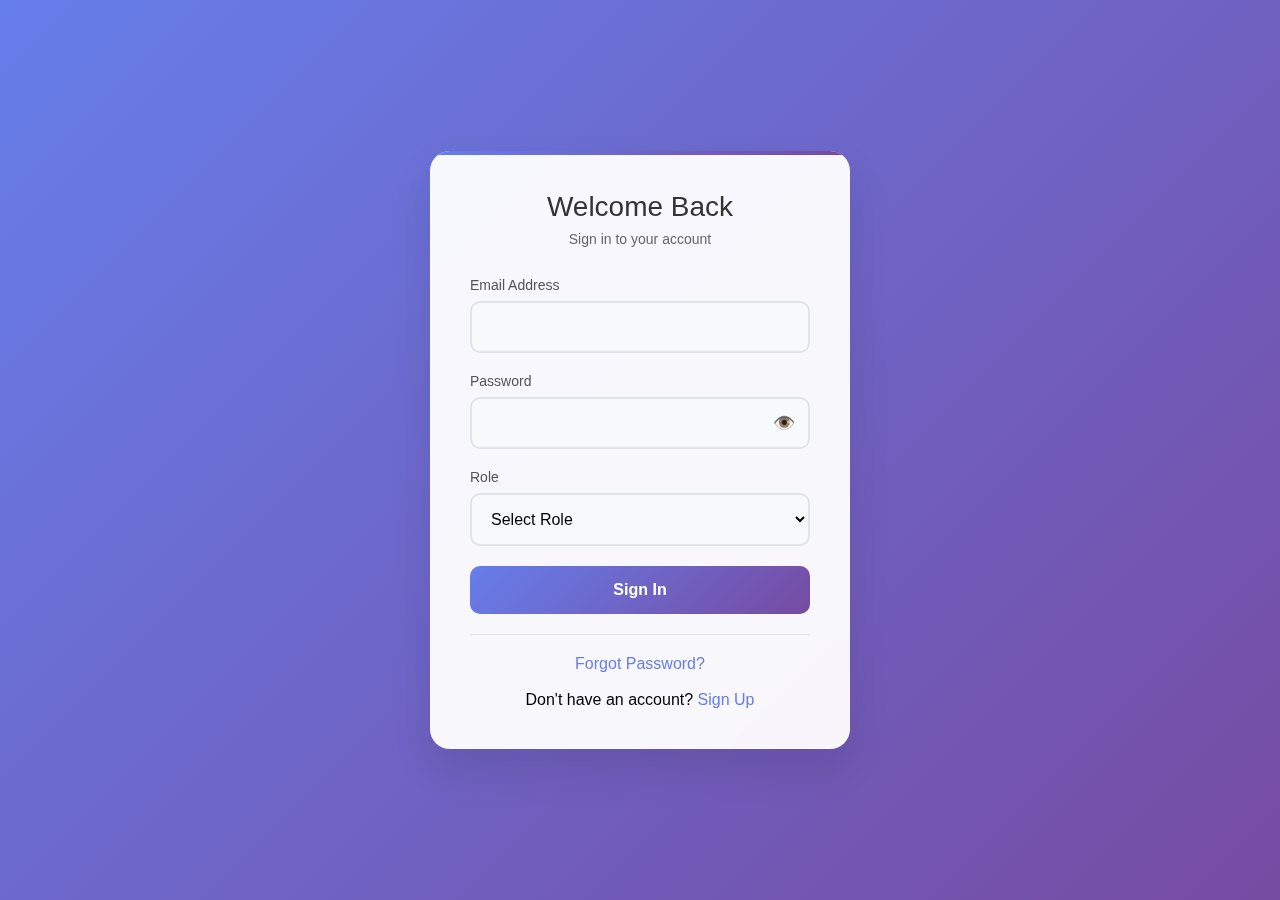
<file: logins.html>
<!DOCTYPE html>
<html lang="en">
<head>
    <meta charset="UTF-8">
    <meta name="viewport" content="width=device-width, initial-scale=1.0">
    <title>Advanced Auth System</title>
    <style>
        * {
            margin: 0;
            padding: 0;
            box-sizing: border-box;
        }

        body {
            font-family: 'Segoe UI', Tahoma, Geneva, Verdana, sans-serif;
            background: linear-gradient(135deg, #667eea 0%, #764ba2 100%);
            min-height: 100vh;
            display: flex;
            justify-content: center;
            align-items: center;
            padding: 20px;
        }

        .auth-container {
            background: rgba(255, 255, 255, 0.95);
            backdrop-filter: blur(10px);
            padding: 40px;
            border-radius: 20px;
            box-shadow: 0 20px 40px rgba(0, 0, 0, 0.1);
            width: 100%;
            max-width: 420px;
            position: relative;
            overflow: hidden;
        }

        .auth-container::before {
            content: '';
            position: absolute;
            top: 0;
            left: 0;
            right: 0;
            height: 4px;
            background: linear-gradient(90deg, #667eea, #764ba2);
        }

        .auth-header {
            text-align: center;
            margin-bottom: 30px;
        }

        .auth-header h1 {
            color: #333;
            font-size: 28px;
            font-weight: 300;
            margin-bottom: 8px;
        }

        .auth-header p {
            color: #666;
            font-size: 14px;
        }

        .form-group {
            margin-bottom: 20px;
            position: relative;
        }

        .form-group label {
            display: block;
            margin-bottom: 8px;
            color: #555;
            font-weight: 500;
            font-size: 14px;
        }

        .form-group input,
        .form-group select {
            width: 100%;
            padding: 15px;
            border: 2px solid #e1e5e9;
            border-radius: 10px;
            font-size: 16px;
            transition: all 0.3s ease;
            background: #f8f9fa;
        }

        .form-group input:focus,
        .form-group select:focus {
            outline: none;
            border-color: #667eea;
            background: white;
            transform: translateY(-2px);
            box-shadow: 0 5px 15px rgba(102, 126, 234, 0.2);
        }

        .password-toggle {
            position: absolute;
            right: 15px;
            top: 50px;
            transform: translateY(-50%);
            cursor: pointer;
            color: #666;
            font-size: 18px;
        }

        .btn {
            width: 100%;
            padding: 15px;
            border: none;
            border-radius: 10px;
            font-size: 16px;
            font-weight: 600;
            cursor: pointer;
            transition: all 0.3s ease;
            position: relative;
            overflow: hidden;
        }

        .btn-primary {
            background: linear-gradient(135deg, #667eea 0%, #764ba2 100%);
            color: white;
        }

        .btn-primary:hover {
            transform: translateY(-2px);
            box-shadow: 0 10px 25px rgba(102, 126, 234, 0.3);
        }

        .btn-secondary {
            background: #f8f9fa;
            color: #666;
            border: 2px solid #e1e5e9;
            margin-top: 10px;
        }

        .btn-secondary:hover {
            background: #e9ecef;
            border-color: #dee2e6;
        }

        .auth-links {
            text-align: center;
            margin-top: 20px;
            padding-top: 20px;
            border-top: 1px solid #e1e5e9;
        }

        .auth-links a {
            color: #667eea;
            text-decoration: none;
            font-weight: 500;
            transition: color 0.3s ease;
        }

        .auth-links a:hover {
            color: #764ba2;
            text-decoration: underline;
        }

        .form-section {
            display: none;
        }

        .form-section.active {
            display: block;
            animation: fadeIn 0.5s ease;
        }

        @keyframes fadeIn {
            from { opacity: 0; transform: translateY(10px); }
            to { opacity: 1; transform: translateY(0); }
        }

        .alert {
            padding: 12px;
            border-radius: 8px;
            margin-bottom: 20px;
            font-size: 14px;
            font-weight: 500;
        }

        .alert-success {
            background: #d4edda;
            color: #155724;
            border: 1px solid #c3e6cb;
        }

        .alert-error {
            background: #f8d7da;
            color: #721c24;
            border: 1px solid #f5c6cb;
        }

        .alert-info {
            background: #cce7ff;
            color: #004085;
            border: 1px solid #b3d7ff;
        }

        .strength-meter {
            height: 6px;
            background: #e1e5e9;
            border-radius: 3px;
            margin-top: 8px;
            overflow: hidden;
        }

        .strength-meter-fill {
            height: 100%;
            transition: width 0.3s ease;
            border-radius: 3px;
        }

        .strength-weak { background: #ff6b6b; }
        .strength-medium { background: #ffd93d; }
        .strength-strong { background: #6bcf7f; }

        .otp-input {
            display: flex;
            gap: 10px;
            justify-content: center;
            margin: 20px 0;
        }

        .otp-input input {
            width: 50px !important;
            height: 50px;
            text-align: center;
            font-size: 24px;
            font-weight: bold;
        }

        .loading {
            pointer-events: none;
            opacity: 0.7;
        }

        .loading::after {
            content: '';
            position: absolute;
            top: 50%;
            left: 50%;
            width: 20px;
            height: 20px;
            margin-left: -10px;
            margin-top: -10px;
            border: 2px solid transparent;
            border-top: 2px solid white;
            border-radius: 50%;
            animation: spin 1s linear infinite;
        }

        @keyframes spin {
            to { transform: rotate(360deg); }
        }

        .user-dashboard {
            display: none;
        }

        .user-dashboard.active {
            display: block;
        }

        .dashboard-header {
            text-align: center;
            padding: 20px 0;
            border-bottom: 2px solid #e1e5e9;
            margin-bottom: 30px;
        }

        .user-avatar {
            width: 80px;
            height: 80px;
            border-radius: 50%;
            background: linear-gradient(135deg, #667eea, #764ba2);
            display: flex;
            align-items: center;
            justify-content: center;
            margin: 0 auto 15px;
            color: white;
            font-size: 32px;
            font-weight: bold;
        }

        .dashboard-menu {
            list-style: none;
            padding: 0;
        }

        .dashboard-menu li {
            margin-bottom: 15px;
        }

        .dashboard-menu a {
            display: block;
            padding: 15px 20px;
            background: #f8f9fa;
            color: #333;
            text-decoration: none;
            border-radius: 10px;
            transition: all 0.3s ease;
            font-weight: 500;
        }

        .dashboard-menu a:hover {
            background: linear-gradient(135deg, #667eea, #764ba2);
            color: white;
            transform: translateX(5px);
        }

        @media (max-width: 480px) {
            .auth-container {
                padding: 30px 20px;
                margin: 10px;
            }
            
            .otp-input input {
                width: 40px !important;
                height: 40px;
                font-size: 20px;
            }
        }
    </style>
</head>
<body>
    <div class="auth-container">
        <!-- Login Form -->
        <div id="login-section" class="form-section active">
            <div class="auth-header">
                <h1>Welcome Back</h1>
                <p>Sign in to your account</p>
            </div>
            
            <div id="alert-container"></div>
            
            <form id="loginForm">
                <div class="form-group">
                    <label>Email Address</label>
                    <input type="email" id="login-email" required>
                </div>
                
                <div class="form-group">
                    <label>Password</label>
                    <input type="password" id="login-password" required>
                    <span class="password-toggle" onclick="togglePassword('login-password')">👁️</span>
                </div>
                
                <div class="form-group">
                    <label>Role</label>
                    <select id="login-role" required>
                        <option value="">Select Role</option>
                        <option value="student">Student</option>
                        <option value="tutor">Tutor</option>
                        <option value="admin">Admin</option>
                    </select>
                </div>
                
                <button type="submit" class="btn btn-primary">Sign In</button>
            </form>
            
            <div class="auth-links">
                <a href="#" onclick="showSection('forgot-section')">Forgot Password?</a><br><br>
                Don't have an account? <a href="#" onclick="showSection('signup-section')">Sign Up</a>
            </div>
        </div>

        <!-- Signup Form -->
        <div id="signup-section" class="form-section">
            <div class="auth-header">
                <h1>Create Account</h1>
                <p>Join our learning community</p>
            </div>
            
            <div id="signup-alert-container"></div>
            
            <form id="signupForm">
                <div class="form-group">
                    <label>Full Name</label>
                    <input type="text" id="signup-name" required>
                </div>
                
                <div class="form-group">
                    <label>Email Address</label>
                    <input type="email" id="signup-email" required>
                </div>
                
                <div class="form-group">
                    <label>Password</label>
                    <input type="password" id="signup-password" required oninput="checkPasswordStrength(this.value)">
                    <span class="password-toggle" onclick="togglePassword('signup-password')">👁️</span>
                    <div class="strength-meter">
                        <div class="strength-meter-fill" id="strength-fill"></div>
                    </div>
                    <small id="strength-text"></small>
                </div>
                
                <div class="form-group">
                    <label>Confirm Password</label>
                    <input type="password" id="signup-confirm" required>
                    <span class="password-toggle" onclick="togglePassword('signup-confirm')">👁️</span>
                </div>
                
                <div class="form-group">
                    <label>Role</label>
                    <select id="signup-role" required>
                        <option value="">Select Role</option>
                        <option value="student">Student</option>
                        <option value="tutor">Tutor</option>
                    </select>
                </div>
                
                <button type="submit" class="btn btn-primary">Create Account</button>
            </form>
            
            <div class="auth-links">
                Already have an account? <a href="#" onclick="showSection('login-section')">Sign In</a>
            </div>
        </div>

        <!-- Forgot Password -->
        <div id="forgot-section" class="form-section">
            <div class="auth-header">
                <h1>Reset Password</h1>
                <p>Enter your email to receive reset instructions</p>
            </div>
            
            <div id="forgot-alert-container"></div>
            
            <form id="forgotForm">
                <div class="form-group">
                    <label>Email Address</label>
                    <input type="email" id="forgot-email" required>
                </div>
                
                <button type="submit" class="btn btn-primary">Send Reset Link</button>
                <button type="button" class="btn btn-secondary" onclick="showSection('login-section')">Back to Login</button>
            </form>
        </div>

        <!-- OTP Verification -->
        <div id="otp-section" class="form-section">
            <div class="auth-header">
                <h1>Verify Email</h1>
                <p>Enter the 6-digit code sent to your email</p>
            </div>
            
            <div id="otp-alert-container"></div>
            
            <form id="otpForm">
                <div class="otp-input">
                    <input type="text" maxlength="1" class="otp-digit" oninput="moveToNext(this, 0)">
                    <input type="text" maxlength="1" class="otp-digit" oninput="moveToNext(this, 1)">
                    <input type="text" maxlength="1" class="otp-digit" oninput="moveToNext(this, 2)">
                    <input type="text" maxlength="1" class="otp-digit" oninput="moveToNext(this, 3)">
                    <input type="text" maxlength="1" class="otp-digit" oninput="moveToNext(this, 4)">
                    <input type="text" maxlength="1" class="otp-digit" oninput="moveToNext(this, 5)">
                </div>
                
                <button type="submit" class="btn btn-primary">Verify Code</button>
                <button type="button" class="btn btn-secondary" onclick="resendOTP()">Resend Code</button>
            </form>
            
            <div class="auth-links">
                <a href="#" onclick="showSection('login-section')">Back to Login</a>
            </div>
        </div>

        <!-- Change Password -->
        <div id="change-password-section" class="form-section">
            <div class="auth-header">
                <h1>Change Password</h1>
                <p>Update your account password</p>
            </div>
            
            <div id="change-password-alert-container"></div>
            
            <form id="changePasswordForm">
                <div class="form-group">
                    <label>Current Password</label>
                    <input type="password" id="current-password" required>
                    <span class="password-toggle" onclick="togglePassword('current-password')">👁️</span>
                </div>
                
                <div class="form-group">
                    <label>New Password</label>
                    <input type="password" id="new-password" required oninput="checkPasswordStrength(this.value)">
                    <span class="password-toggle" onclick="togglePassword('new-password')">👁️</span>
                    <div class="strength-meter">
                        <div class="strength-meter-fill" id="new-strength-fill"></div>
                    </div>
                    <small id="new-strength-text"></small>
                </div>
                
                <div class="form-group">
                    <label>Confirm New Password</label>
                    <input type="password" id="confirm-new-password" required>
                    <span class="password-toggle" onclick="togglePassword('confirm-new-password')">👁️</span>
                </div>
                
                <button type="submit" class="btn btn-primary">Update Password</button>
                <button type="button" class="btn btn-secondary" onclick="showSection('dashboard-section')">Cancel</button>
            </form>
        </div>

        <!-- User Dashboard -->
        <div id="dashboard-section" class="form-section">
            <div class="dashboard-header">
                <div class="user-avatar" id="user-avatar">U</div>
                <h2 id="user-name">User Name</h2>
                <p id="user-role">Role</p>
            </div>
            
            <ul class="dashboard-menu">
                <li><a href="#" onclick="showSection('change-password-section')">🔒 Change Password</a></li>
                <li><a href="#" onclick="updateProfile()">👤 Update Profile</a></li>
                <li><a href="#" onclick="viewSessions()">📱 Active Sessions</a></li>
                <li><a href="#" onclick="twoFactorAuth()">🔐 Two-Factor Authentication</a></li>
                <li><a href="#" onclick="logout()">🚪 Logout</a></li>
            </ul>
        </div>
    </div>

    <script>
        // Global variables
        let currentUser = null;
        let otpAttempts = 0;
        let resendTimer = 0;

        // Initialize app
        document.addEventListener('DOMContentLoaded', function() {
            checkExistingSession();
            setupEventListeners();
        });

        // Check if user is already logged in
        function checkExistingSession() {
            const user = JSON.parse(localStorage.getItem('currentUser') || 'null');
            if (user && user.isVerified) {
                currentUser = user;
                showDashboard();
            }
        }

        // Setup event listeners
        function setupEventListeners() {
            // Login form
            document.getElementById('loginForm').addEventListener('submit', handleLogin);
            
            // Signup form
            document.getElementById('signupForm').addEventListener('submit', handleSignup);
            
            // Forgot password form
            document.getElementById('forgotForm').addEventListener('submit', handleForgotPassword);
            
            // OTP form
            document.getElementById('otpForm').addEventListener('submit', handleOTPVerification);
            
            // Change password form
            document.getElementById('changePasswordForm').addEventListener('submit', handleChangePassword);
        }

        // Show different sections
        function showSection(sectionId) {
            document.querySelectorAll('.form-section').forEach(section => {
                section.classList.remove('active');
            });
            document.getElementById(sectionId).classList.add('active');
            clearAlerts();
        }

        // Show alerts
        function showAlert(containerId, message, type) {
            const container = document.getElementById(containerId);
            container.innerHTML = `<div class="alert alert-${type}">${message}</div>`;
            setTimeout(() => container.innerHTML = '', 5000);
        }

        // Clear all alerts
        function clearAlerts() {
            document.querySelectorAll('[id$="-alert-container"]').forEach(container => {
                container.innerHTML = '';
            });
        }

        // Toggle password visibility
        function togglePassword(inputId) {
            const input = document.getElementById(inputId);
            const toggle = input.nextElementSibling;
            
            if (input.type === 'password') {
                input.type = 'text';
                toggle.textContent = '🙈';
            } else {
                input.type = 'password';
                toggle.textContent = '👁️';
            }
        }

        // Check password strength
        function checkPasswordStrength(password) {
            const strengthFill = document.getElementById('strength-fill') || document.getElementById('new-strength-fill');
            const strengthText = document.getElementById('strength-text') || document.getElementById('new-strength-text');
            
            if (!strengthFill || !strengthText) return;
            
            let strength = 0;
            let feedback = [];
            
            if (password.length >= 8) strength += 25;
            else feedback.push('At least 8 characters');
            
            if (/[a-z]/.test(password)) strength += 25;
            else feedback.push('Lowercase letter');
            
            if (/[A-Z]/.test(password)) strength += 25;
            else feedback.push('Uppercase letter');
            
            if (/\d/.test(password)) strength += 25;
            else feedback.push('Number');
            
            if (/[!@#$%^&*]/.test(password)) strength += 25;
            else feedback.push('Special character');
            
            // Update visual feedback
            strengthFill.style.width = Math.min(strength, 100) + '%';
            
            if (strength < 50) {
                strengthFill.className = 'strength-meter-fill strength-weak';
                strengthText.textContent = 'Weak - Missing: ' + feedback.join(', ');
                strengthText.style.color = '#ff6b6b';
            } else if (strength < 100) {
                strengthFill.className = 'strength-meter-fill strength-medium';
                strengthText.textContent = 'Medium - Missing: ' + feedback.join(', ');
                strengthText.style.color = '#ffd93d';
            } else {
                strengthFill.className = 'strength-meter-fill strength-strong';
                strengthText.textContent = 'Strong password!';
                strengthText.style.color = '#6bcf7f';
            }
        }

        // Handle login
        function handleLogin(e) {
            e.preventDefault();
            
            const email = document.getElementById('login-email').value;
            const password = document.getElementById('login-password').value;
            const role = document.getElementById('login-role').value;
            
            const users = JSON.parse(localStorage.getItem('users') || '[]');
            const user = users.find(u => u.email === email && u.password === password && u.role === role);
            
            if (user) {
                if (!user.isVerified) {
                    showAlert('alert-container', 'Please verify your email first.', 'error');
                    currentUser = user;
                    generateOTP();
                    showSection('otp-section');
                    return;
                }
                
                currentUser = user;
                localStorage.setItem('currentUser', JSON.stringify(user));
                showAlert('alert-container', 'Login successful!', 'success');
                
                setTimeout(() => showDashboard(), 1000);
            } else {
                showAlert('alert-container', 'Invalid credentials! Please check your email, password, and role.', 'error');
            }
        }

        // Handle signup
        function handleSignup(e) {
            e.preventDefault();
            
            const name = document.getElementById('signup-name').value;
            const email = document.getElementById('signup-email').value;
            const password = document.getElementById('signup-password').value;
            const confirmPassword = document.getElementById('signup-confirm').value;
            const role = document.getElementById('signup-role').value;
            
            // Validation
            if (password !== confirmPassword) {
                showAlert('signup-alert-container', 'Passwords do not match!', 'error');
                return;
            }
            
            if (password.length < 8) {
                showAlert('signup-alert-container', 'Password must be at least 8 characters long!', 'error');
                return;
            }
            
            const users = JSON.parse(localStorage.getItem('users') || '[]');
            
            if (users.find(u => u.email === email)) {
                showAlert('signup-alert-container', 'Email already exists!', 'error');
                return;
            }
            
            // Create new user
            const newUser = {
                id: Date.now().toString(),
                name,
                email,
                password,
                role,
                isVerified: false,
                createdAt: new Date().toISOString(),
                lastLogin: null
            };
            
            users.push(newUser);
            localStorage.setItem('users', JSON.stringify(users));
            currentUser = newUser;
            
            showAlert('signup-alert-container', 'Account created! Please verify your email.', 'success');
            generateOTP();
            
            setTimeout(() => showSection('otp-section'), 1000);
        }

        // Handle forgot password
        function handleForgotPassword(e) {
            e.preventDefault();
            
            const email = document.getElementById('forgot-email').value;
            const users = JSON.parse(localStorage.getItem('users') || '[]');
            const user = users.find(u => u.email === email);
            
            if (user) {
                currentUser = user;
                generateOTP();
                showAlert('forgot-alert-container', 'Reset code sent to your email!', 'success');
                setTimeout(() => showSection('otp-section'), 1000);
            } else {
                showAlert('forgot-alert-container', 'Email not found!', 'error');
            }
        }

        // Generate OTP (simulated)
        function generateOTP() {
            const otp = Math.random().toString().slice(2, 8);
            sessionStorage.setItem('currentOTP', otp);
            console.log('OTP Generated:', otp); // In real app, this would be sent via email/SMS
            showAlert('otp-alert-container', `OTP sent! (Dev mode: ${otp})`, 'info');
        }

        // Handle OTP verification
        function handleOTPVerification(e) {
            e.preventDefault();
            
            const otpInputs = document.querySelectorAll('.otp-digit');
            const enteredOTP = Array.from(otpInputs).map(input => input.value).join('');
            const correctOTP = sessionStorage.getItem('currentOTP');
            
            if (enteredOTP === correctOTP) {
                // Mark user as verified
                const users = JSON.parse(localStorage.getItem('users') || '[]');
                const userIndex = users.findIndex(u => u.email === currentUser.email);
                
                if (userIndex !== -1) {
                    users[userIndex].isVerified = true;
                    users[userIndex].lastLogin = new Date().toISOString();
                    localStorage.setItem('users', JSON.stringify(users));
                    currentUser = users[userIndex];
                    localStorage.setItem('currentUser', JSON.stringify(currentUser));
                }
                
                showAlert('otp-alert-container', 'Verification successful!', 'success');
                sessionStorage.removeItem('currentOTP');
                
                setTimeout(() => showDashboard(), 1000);
            } else {
                otpAttempts++;
                if (otpAttempts >= 3) {
                    showAlert('otp-alert-container', 'Too many failed attempts. Please try again later.', 'error');
                    setTimeout(() => showSection('login-section'), 2000);
                } else {
                    showAlert('otp-alert-container', `Invalid OTP! ${3 - otpAttempts} attempts remaining.`, 'error');
                }
            }
        }

        // Move to next OTP input
        function moveToNext(current, index) {
            if (current.value.length === 1 && index < 5) {
                document.querySelectorAll('.otp-digit')[index + 1].focus();
            }
            
            if (index === 5 && current.value.length === 1) {
                // Auto-submit when last digit is entered
                document.getElementById('otpForm').dispatchEvent(new Event('submit'));
            }
        }

        // Resend OTP
        function resendOTP() {
            if (resendTimer > 0) return;
            
            generateOTP();
            resendTimer = 60;
            const resendBtn = document.querySelector('button[onclick="resendOTP()"]');
            
            const interval = setInterval(() => {
                resendBtn.textContent = `Resend Code (${resendTimer}s)`;
                resendTimer--;
                
                if (resendTimer < 0) {
                    clearInterval(interval);
                    resendBtn.textContent = 'Resend Code';
                }
            }, 1000);
        }

        // Handle change password
        function handleChangePassword(e) {
            e.preventDefault();
            
            const currentPassword = document.getElementById('current-password').value;
            const newPassword = document.getElementById('new-password').value;
            const confirmNewPassword = document.getElementById('confirm-new-password').value;
            
            if (currentPassword !== currentUser.password) {
                showAlert('change-password-alert-container', 'Current password is incorrect!', 'error');
                return;
            }
            
            if (newPassword !== confirmNewPassword) {
                showAlert('change-password-alert-container', 'New passwords do not match!', 'error');
                return;
            }
            
            if (newPassword.length < 8) {
                showAlert('change-password-alert-container', 'Password must be at least 8 characters long!', 'error');
                return;
            }
            
            // Update password
            const users = JSON.parse(localStorage.getItem('users') || '[]');
            const userIndex = users.findIndex(u => u.email === currentUser.email);
            
            if (userIndex !== -1) {
                users[userIndex].password = newPassword;
                localStorage.setItem('users', JSON.stringify(users));
                currentUser.password = newPassword;
                localStorage.setItem('currentUser', JSON.stringify(currentUser));
            }
            
            showAlert('change-password-alert-container', 'Password updated successfully!', 'success');
            
            setTimeout(() => {
                document.getElementById('changePasswordForm').reset();
                showSection('dashboard-section');
            }, 1000);
        }

        // Show dashboard
        function showDashboard() {
            showSection('dashboard-section');
            
            // Update dashboard info
            document.getElementById('user-name').textContent = currentUser.name;
            document.getElementById('user-role').textContent = currentUser.role.charAt(0).toUpperCase() + currentUser.role.slice(1);
            document.getElementById('user-avatar').textContent = currentUser.name.charAt(0).toUpperCase();
        }

        // Dashboard functions (placeholder implementations)
        function updateProfile() {
            alert('Profile update feature - Coming soon!');
        }

        function viewSessions() {
            alert('Active sessions:\n• Current session (Web Browser)\n• Last login: ' + new Date(currentUser.lastLogin).toLocaleString());
        }

        function twoFactorAuth() {
            alert('Two-factor authentication setup - Coming soon!\nThis will add an extra layer of security to your account.');
        }

        function logout() {
            if (confirm('Are you sure you want to logout?')) {
                localStorage.removeItem('currentUser');
                sessionStorage.clear();
                currentUser = null;
                showSection('login-section');
                showAlert('alert-container', 'Logged out successfully!', 'info');
            }
        }

        // Utility functions
        function validateEmail(email) {
            const emailPattern = /^[^\s@]+@[^\s@]+\.[^\s@]+$/;
            return emailPattern.test(email);
        }

        function sanitizeInput(input) {
            return input.trim().replace(/[<>]/g, '');
        }

        // Auto-logout after inactivity (30 minutes)
        let inactivityTimer;
        
        function resetInactivityTimer() {
            clearTimeout(inactivityTimer);
            if (currentUser) {
                inactivityTimer = setTimeout(() => {
                    alert('Session expired due to inactivity. Please login again.');
                    logout();
                }, 30 * 60 * 1000); // 30 minutes
            }
        }

        // Reset timer on user activity
        document.addEventListener('click', resetInactivityTimer);
        document.addEventListener('keypress', resetInactivityTimer);

        // Prevent common security issues
        window.addEventListener('beforeunload', function() {
            if (currentUser) {
                // Clear sensitive session data on page unload
                sessionStorage.removeItem('currentOTP');
            }
        });

        // Simple rate limiting for login attempts
        function checkRateLimit(email) {
            const attempts = JSON.parse(localStorage.getItem('loginAttempts') || '{}');
            const now = Date.now();
            const userAttempts = attempts[email] || { count: 0, lastAttempt: 0 };
            
            // Reset after 15 minutes
            if (now - userAttempts.lastAttempt > 15 * 60 * 1000) {
                userAttempts.count = 0;
            }
            
            if (userAttempts.count >= 5) {
                return false; // Rate limited
            }
            
            userAttempts.count++;
            userAttempts.lastAttempt = now;
            attempts[email] = userAttempts;
            localStorage.setItem('loginAttempts', JSON.stringify(attempts));
            
            return true;
        }
    </script>
</body>
</html>
</file>
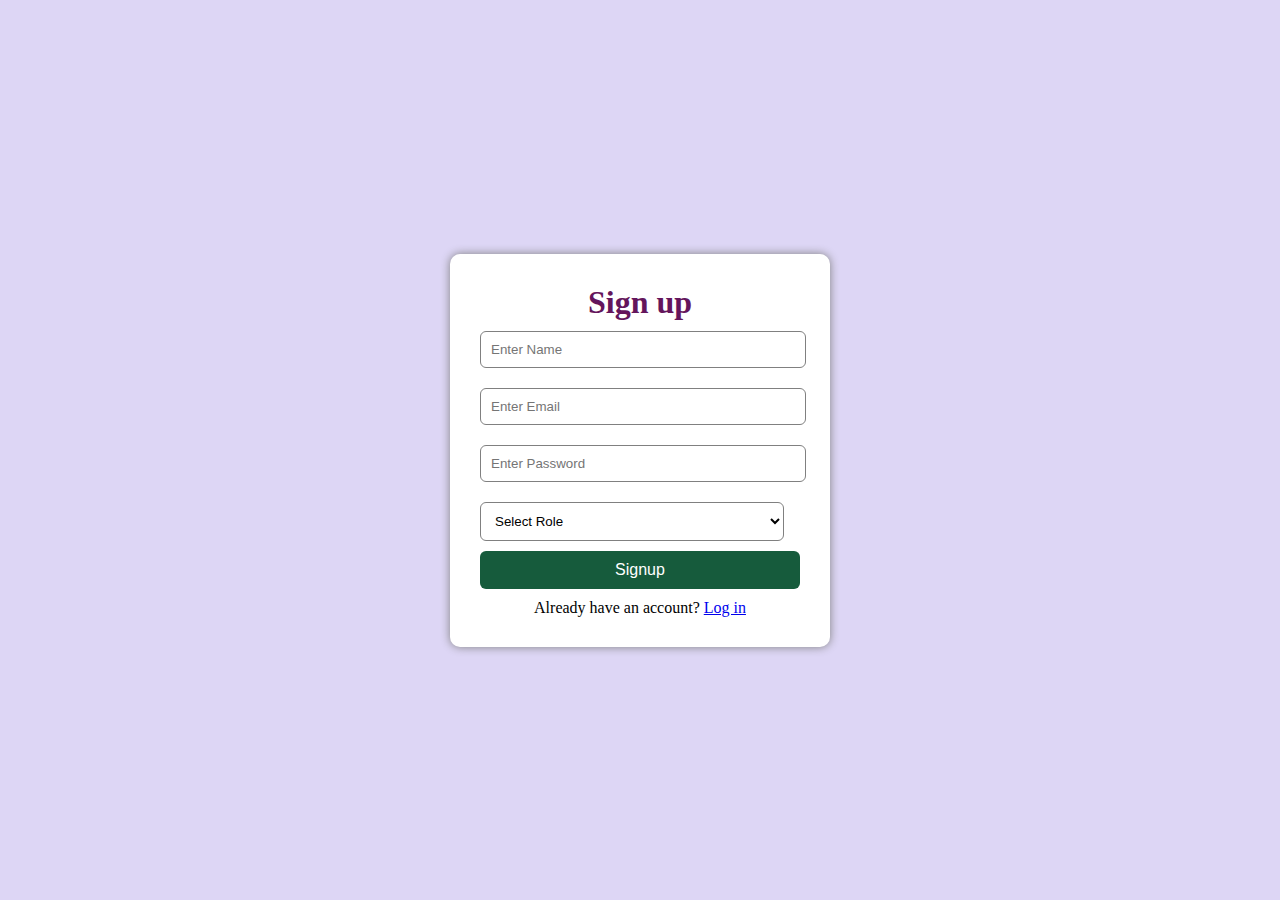
<file: signup.html>
<!DOCTYPE html>
<html lang="en">
<head>
    <meta charset="UTF-8">
    <meta name="viewport" content="width=device-width, initial-scale=1.0">
    <title>Signup</title>
    <link rel="stylesheet" href="style.css">
    <style>
        body {
            display: flex;
            justify-content: center;
            align-items: center;
            height: 100vh;
            background: #ddd6f5;
        }
        #signup-box {
            background: white;
            padding: 30px;
            border-radius: 10px;
            box-shadow: 0 0 10px gray;
            width: 320px;
        }
        input, select {
            width: 95%;
            padding: 10px;
            margin: 10px 0;
            border: 1px solid gray;
            border-radius: 6px;
            background-color: white;
        }
        button {
            width: 100%;
            padding: 10px;
            background: #165b3c;
            color: white;
            border: none;
            border-radius: 6px;
            font-size: 16px;
        }
        button:hover {
            background: #28845c;
        }
    </style>
    </head>
    <body>
    <div id="signup-box">
        <h1 style="text-align:center; color: #64155c;">Sign up</h1>
        <form id="signupForm">
        <input type="text" id="name" placeholder="Enter Name" required>
        <input type="email" id="email" placeholder="Enter Email" required>
        <input type="password" id="password" placeholder="Enter Password" required>
        <select id="role" required>
            <option value="">Select Role</option>
            <option value="student">Student</option>
            <option value="tutor">Tutor</option>
        </select>
        <button type="submit">Signup</button>
        </form>
        <p style="text-align:center; margin-top:10px;">
        Already have an account? <a href="login.html">Log in</a>
        </p>
    </div>
    <script>
    document.getElementById("signupForm").addEventListener("submit", function(e){
        e.preventDefault();
        let name = document.getElementById("name").value;
        let email = document.getElementById("email").value;
        let password = document.getElementById("password").value;
        let role = document.getElementById("role").value;

        const emailPattern = /^[^\s@]+@[^\s@]+\.[^\s@]+$/;
        if(!emailPattern.test(email)){
            alert("Please enter a valid email address.");
            return;
        }
        let users = JSON.parse(localStorage.getItem("users")) || [];
        if(users.find(u => u.email === email)){
        alert("User already exists!");
        return;
        }
        users.push({ name, email, password, role });
        localStorage.setItem("users", JSON.stringify(users));
        alert("Signup successful! Please login.");
        window.location.href = "login.html";
    });
    </script>
</body>
</html>
</file>
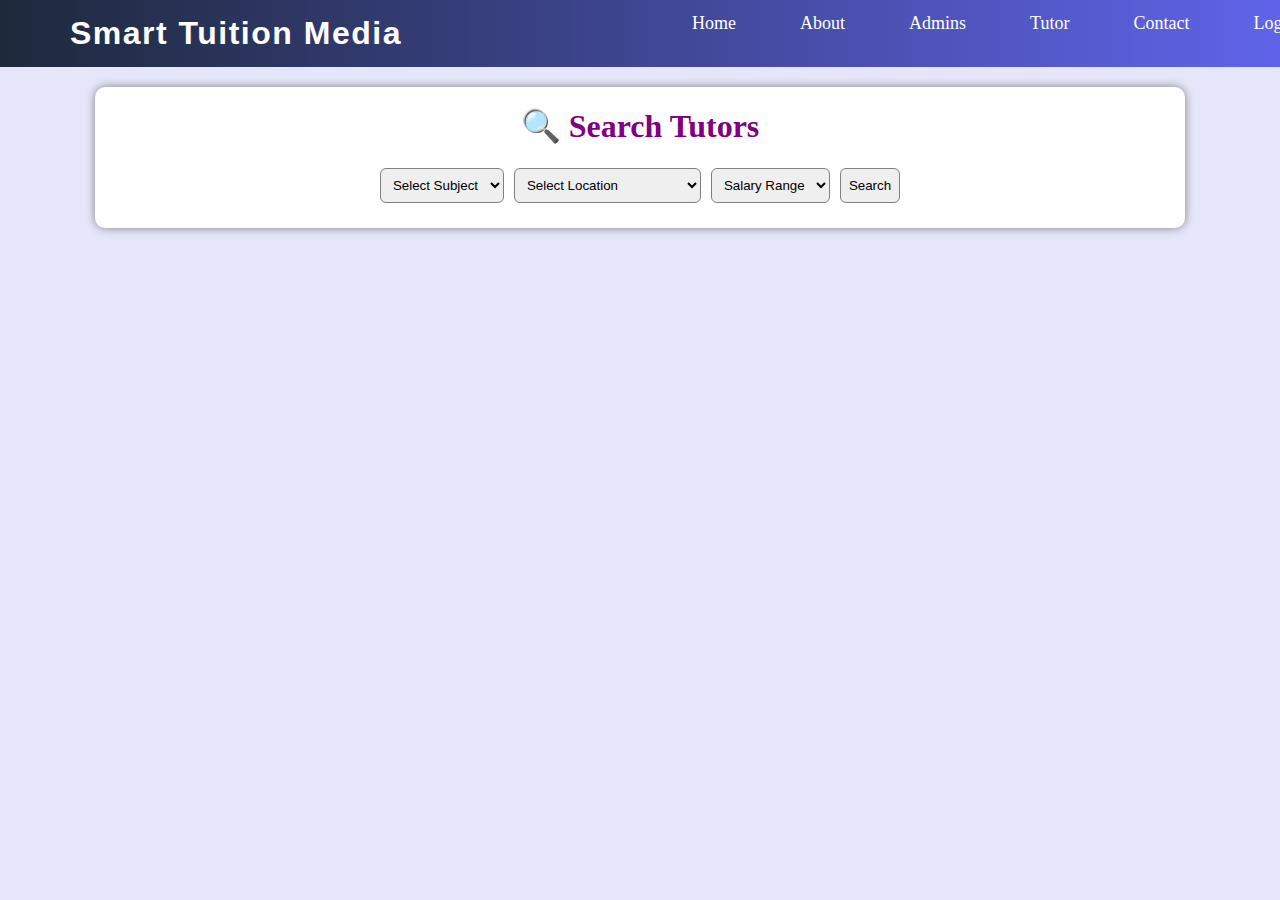
<file: student.html>
<!DOCTYPE html>
<html lang="en">
<head>
    <meta charset="UTF-8">
    <meta name="viewport" content="width=device-width, initial-scale=1.0">
    <title>Student - Search Tutor</title>
    <link rel="stylesheet" href="style.css">
    <style>
        body { background:lavender;  }
        #search-box {
            width: 1050px;
            /* width: 80%; */
            margin: 20px auto;
            background: white;
            padding: 20px;
            border-radius: 10px;
            box-shadow: 0 0 10px gray;
        }
        #searchForm {
            display: flex;
            text-align: center;
            justify-content: center;
        }
        select, button {
            padding: 8px;
            margin: 5px;
            border-radius: 6px;
            border: 1px solid gray;
        }
    
        .tutor-card {
            margin-top: 15px;
            height: 190px;
            padding: 30px;
            border-radius: 10px;
            background: #e0e7ff;

            line-height: 24px;
            border-style:solid;
            border-width: 1.5px;
            border-color:rgb(131, 185, 131);
            margin: 30px;
            text-align: center;
        
        }
        .tutor-card b{
            color: purple;
        }
        .tutor-card img   {
            border-radius: 50%;
            object-fit:cover;
            height: 40px;
            width: 40px;
        } 
        .tutor-card button { 
            background-color: green;
            color: white;
            border-radius: 12px;
        } 
    </style>
    </head>
    <body>
    <header>
        <h2 style="letter-spacing: 1.5px;">Smart Tuition Media</h2>
        <nav class="navi">
        <a href="index.html">Home</a>
        <a href="about.html">About</a>
        <a href="admins.html">Admins</a>
        <a href="tutor.html">Tutor</a>
        <a href="contact.html">Contact</a>
        <a href="login.html" class="logout" onclick="logout()">Log out</a>
        </nav>
    </header>

    <div id="fake"></div>

    <div id="search-box">
        <h1 style="text-align: center;color: purple;">🔍 Search Tutors</h1>
        <br>
        <form id="searchForm">

        <select id="subject">
            <option value="">Select Subject</option>
            <option>Bangla</option>
            <option>English</option>
            <option>Math</option>
            <option>Higher Math</option>
            <option>Physics</option>
            <option>Chemistry</option>
            <option>Biology</option>
            <option>Economics</option>
            <option>Accounting</option>
            <option>ICT</option>
        </select>

        <select id="location">
            <option value="">Select Location</option>
            <option>Surma</option>
            <option>Akhalia</option>
            <option>Amborkhana</option>
            <option>Zindabazar</option>
            <option>Madina Market</option>
            <option>Shibganj</option>
            <option>Tilagor</option>
            <option>Kumarpara</option>
            <option>Lama Bazar</option>
            <option>Bondor</option>
            <option>Shahjalal Upashahar</option>
            <option>Subidbazar</option>
            <option>Mirabazar</option>
            <option>Pathantula</option>
            <option>Uposhohor</option>
            <option>Kazir Bazar</option>
            <option>Dargah Gate</option>
            <option>Chowhatta</option>
            <option>Modina Tower</option>
            <option>Shahporan</option>
            <option>Housing Estate</option>
            <option>Electric Supply Road</option>
            <option>Majortila</option>
            <option>Kala Pahar</option>
            <option>Shahi Eidgah</option>
            <option>Pirer Bazar</option>
            <option>Masimpur</option>
            <option>Bagbari</option>
            <option>Tilagarh Eco Park Area</option>
            <option>Shuktara</option>
            <option>Noyasarak</option>
            <option>Uposhohor Point</option>
            <option>Rikabibazar</option>
            <option>Naya Sarak</option>
            <option>Shahjalal University Area</option>
            <option>Khuliya</option>
            <option>South Surma</option>
            <option>Mukterpara</option>
            <option>Chalibandar</option>
        </select>

        <select id="salary">
            <option value="">Salary Range</option>
            <option>2000-4000</option>
            <option>4000-6000</option>
            <option>6000+</option>
        </select>
        <button type="submit">Search</button>
        </form>
        <div id="results">

        </div>
    </div>

    <script>
    window.onload = function(){
    let user = JSON.parse(localStorage.getItem("currentUser"));
    if(!user){
        alert("Please login as a student to access this page.");
        window.location.href = "login.html";
        return;
    }

    // Role check: hide tutor nav link if student
    if(user.role === "student"){
        let tutorLink = document.querySelector('a[href="tutor.html"]');
        if(tutorLink) tutorLink.style.display = "none";
    }
    if(user.role === "tutor"){
        let studentLink = document.querySelector('a[href="student.html"]');
        if(studentLink) studentLink.style.display = "none";
    }

    // Tutor list show (default)
    let tutors = JSON.parse(localStorage.getItem("tutors")) || [];
    let results = document.getElementById("results");
    results.innerHTML = "";

    tutors.forEach(t => {
        results.innerHTML += `
        <div class="tutor-card">
            <img src="https://img.icons8.com/color/96/000000/student-male--v2.png">
            <h3>${t.name}</h3>
            <p><b>Varsity:</b> ${t.varsity}</p>
            <p><b>Subject:</b> ${t.subject}</p>
            <p><b>Location:</b> ${t.location}</p>
            <p><b>Salary:</b> ${t.salary}</p>
            
            <button onclick="handleChat('${t.name}')">Chat Now</button>
        </div>
        `;
    });
    }

    // Filter & search tutors
    document.getElementById("searchForm").addEventListener("submit", function(e){
    e.preventDefault();

    let subject = document.getElementById("subject").value;
    let location = document.getElementById("location").value;
    let salary = document.getElementById("salary").value;

    let tutors = JSON.parse(localStorage.getItem("tutors")) || [];
    let results = document.getElementById("results");
    results.innerHTML = "";

    let filtered = tutors.filter(t => {
        if(subject){
            let tutorSubjects = t.subject.toLowerCase().split(",").map(s=>s.trim());
            if(!tutorSubjects.includes(subject.toLowerCase())) return false;
        }
        if(location && t.location !== location) return false;
        if(salary){
            let sal = parseInt(t.salary);
            if(salary === "2000-4000" && (sal < 2000 || sal > 4000)) return false;
            if(salary === "4000-6000" && (sal < 4000 || sal > 6000)) return false;
            if(salary === "6000+" && sal < 6000) return false;
        }
        return true;
    });

    if(filtered.length === 0){
        results.innerHTML = "<p>No tutor found.</p>";
    } else {
        filtered.forEach(t=>{
        results.innerHTML += `
            <div class="tutor-card">
            <img src="https://img.icons8.com/color/96/000000/student-male--v2.png">
            <h3> ${t.name}</h3>
            <p><b>Varsity:</b> ${t.varsity}</p>
            <p><b>Subject:</b> ${t.subject}</p>
            <p><b>Location:</b> ${t.location}</p>
            <p><b>Salary:</b> ${t.salary}</p>
            <button onclick="handleChat('${t.name}')">Chat Now</button>
            </div>
        `;
        });
    }
    });

    // Chat Function
    function handleChat(tutorName){
    let user = JSON.parse(localStorage.getItem("currentUser"));
    if(!user){
        alert("Please login first.");
        window.location.href = "login.html";
        return;
    }
    openChat(tutorName);
    }

    function openChat(tutorName){
        let msg = prompt("✉️ Enter your message for " + tutorName + ":");
        if(msg){
            let chats = JSON.parse(localStorage.getItem("chats")) || [];
            chats.push({ tutor: tutorName, message: msg, from: "student" });
            localStorage.setItem("chats", JSON.stringify(chats));
            alert("✅ Message sent to " + tutorName);
        }
    }

    function logout(){
        localStorage.removeItem("currentUser");
        window.location.href = "login.html";
    }
    </script>


</body>
</html>
</file>
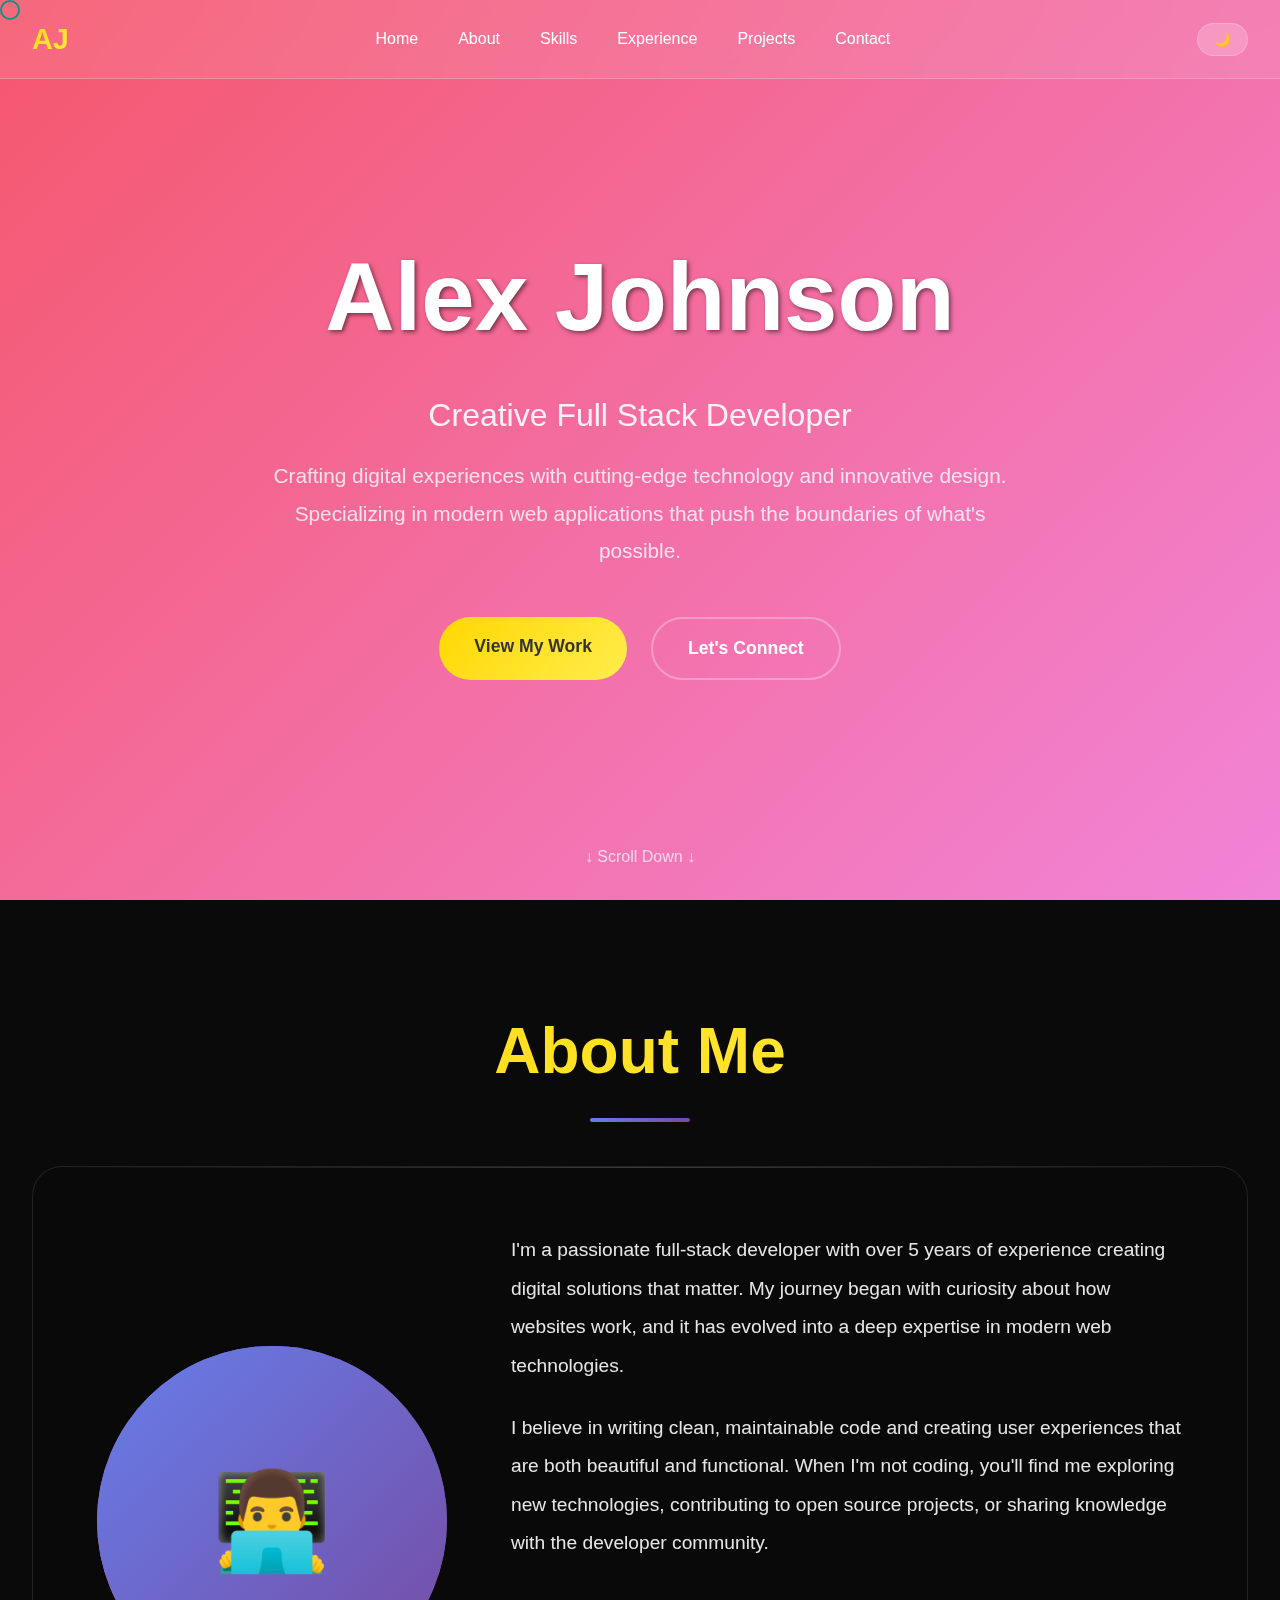
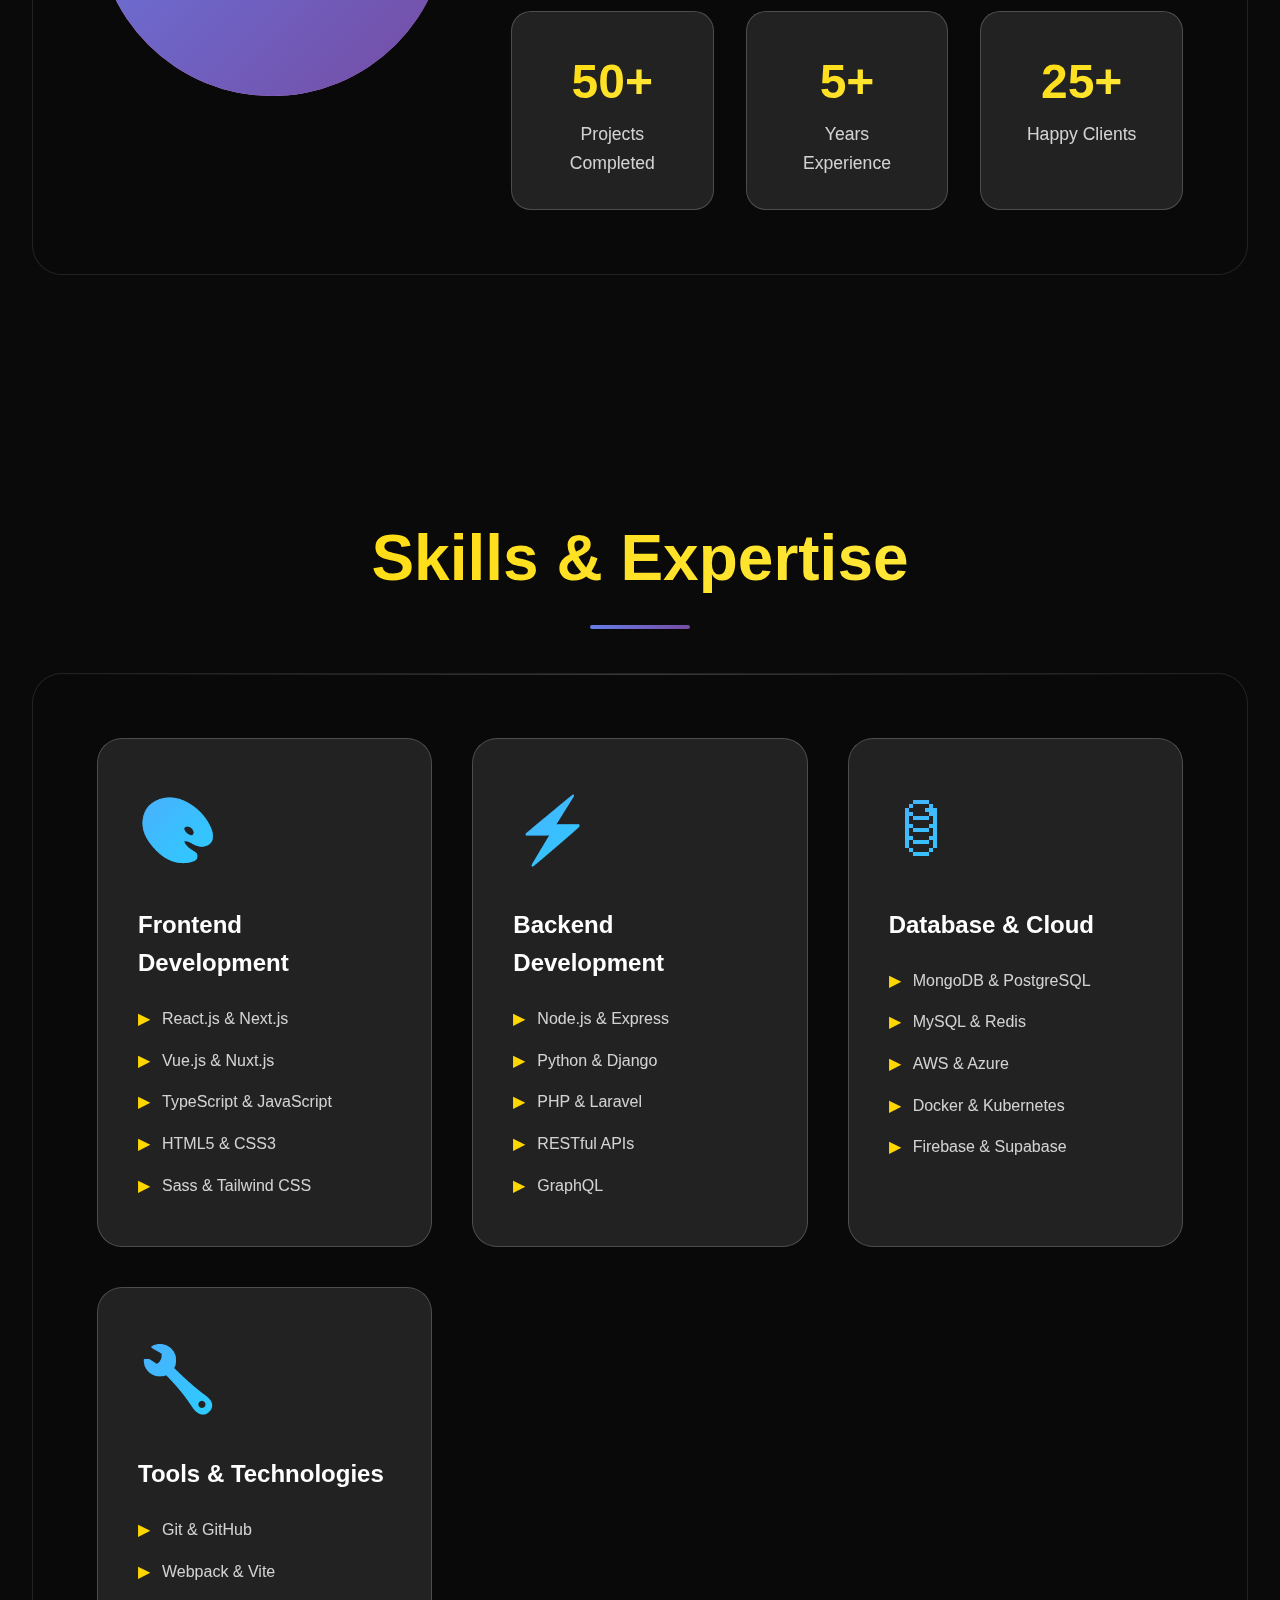
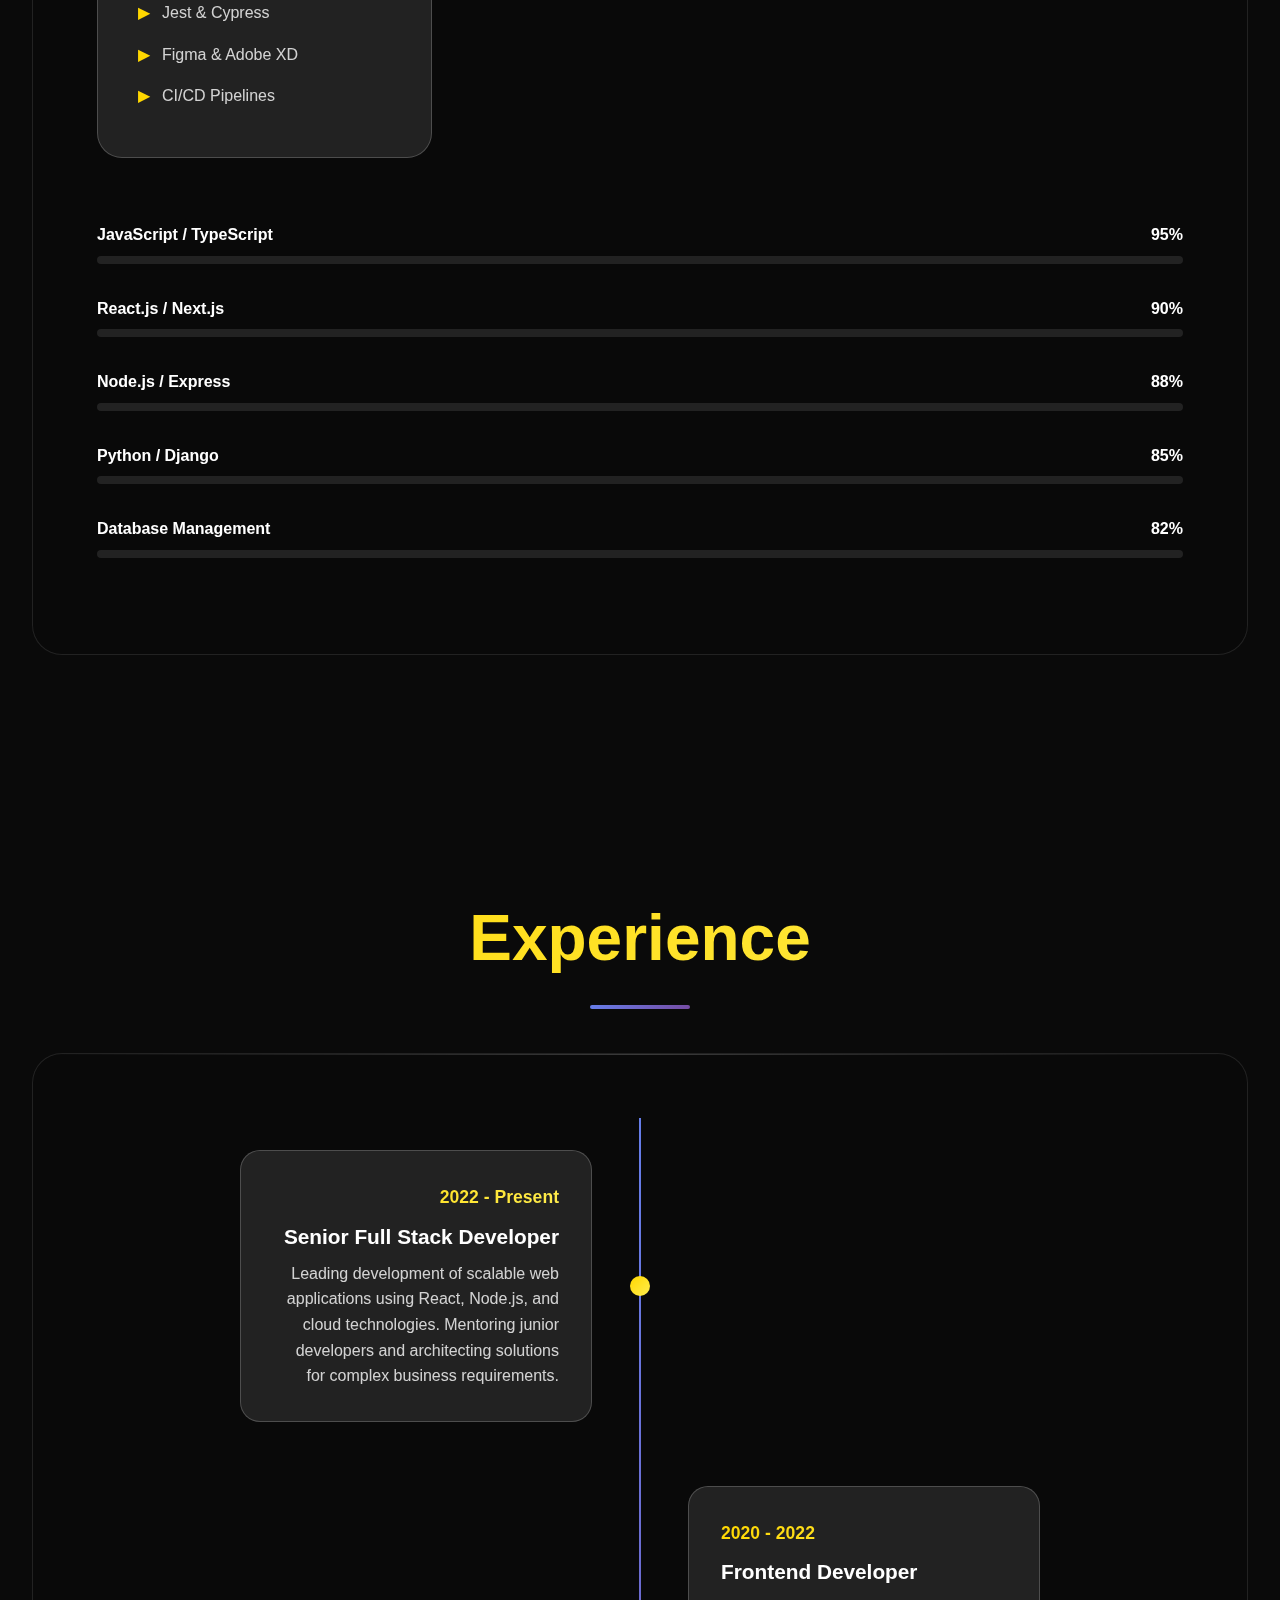
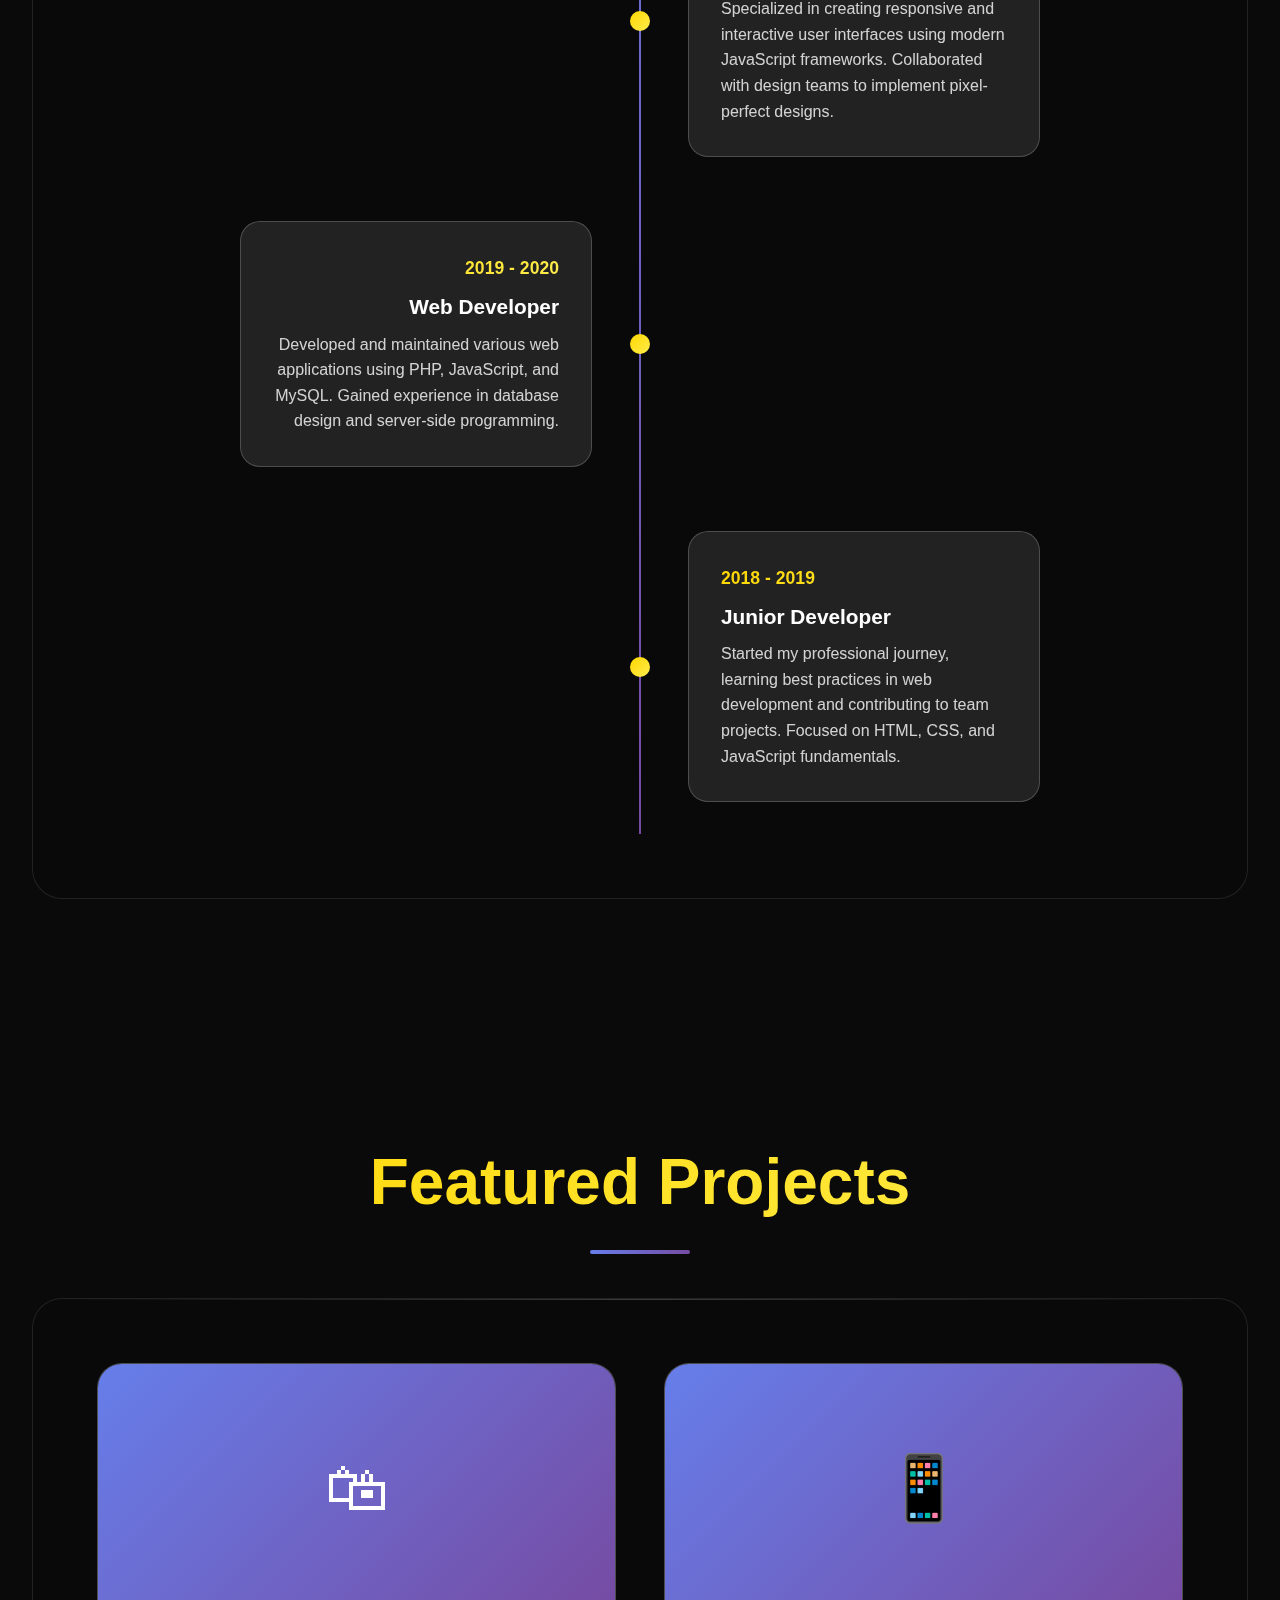
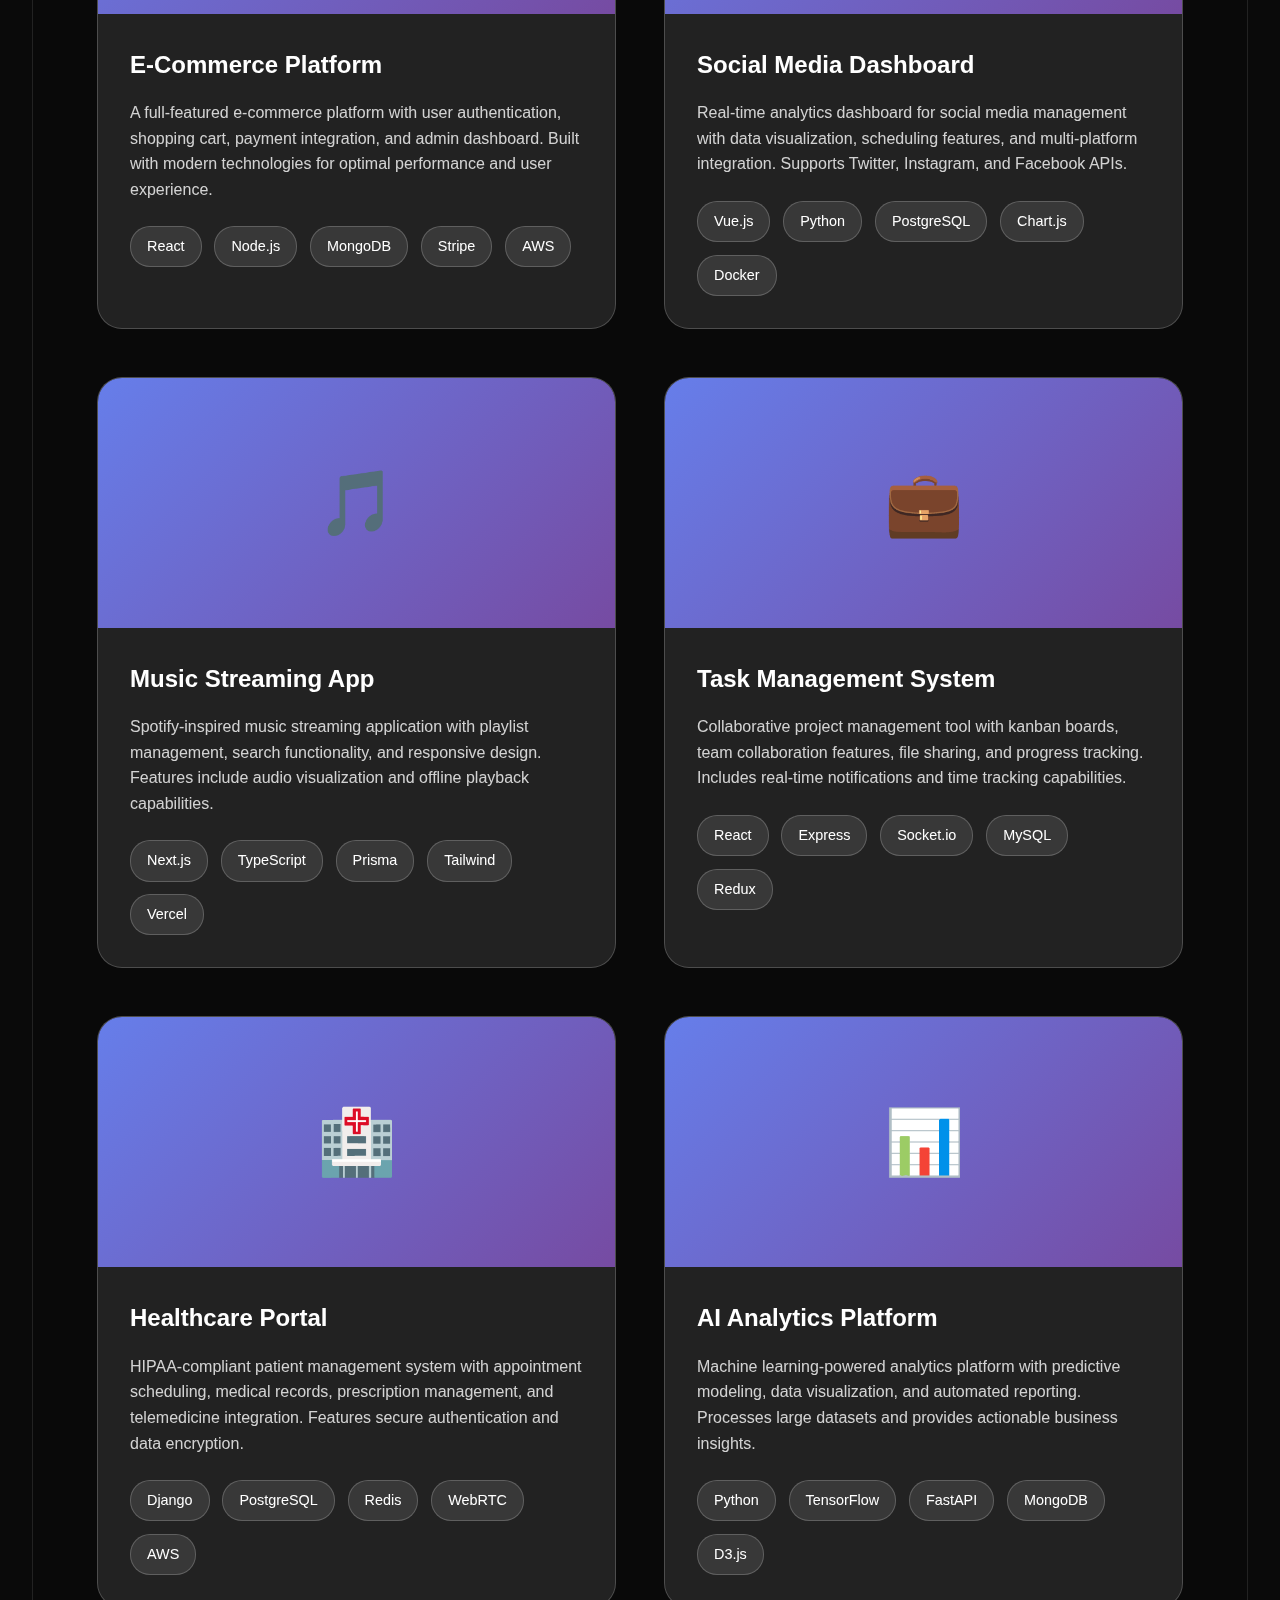
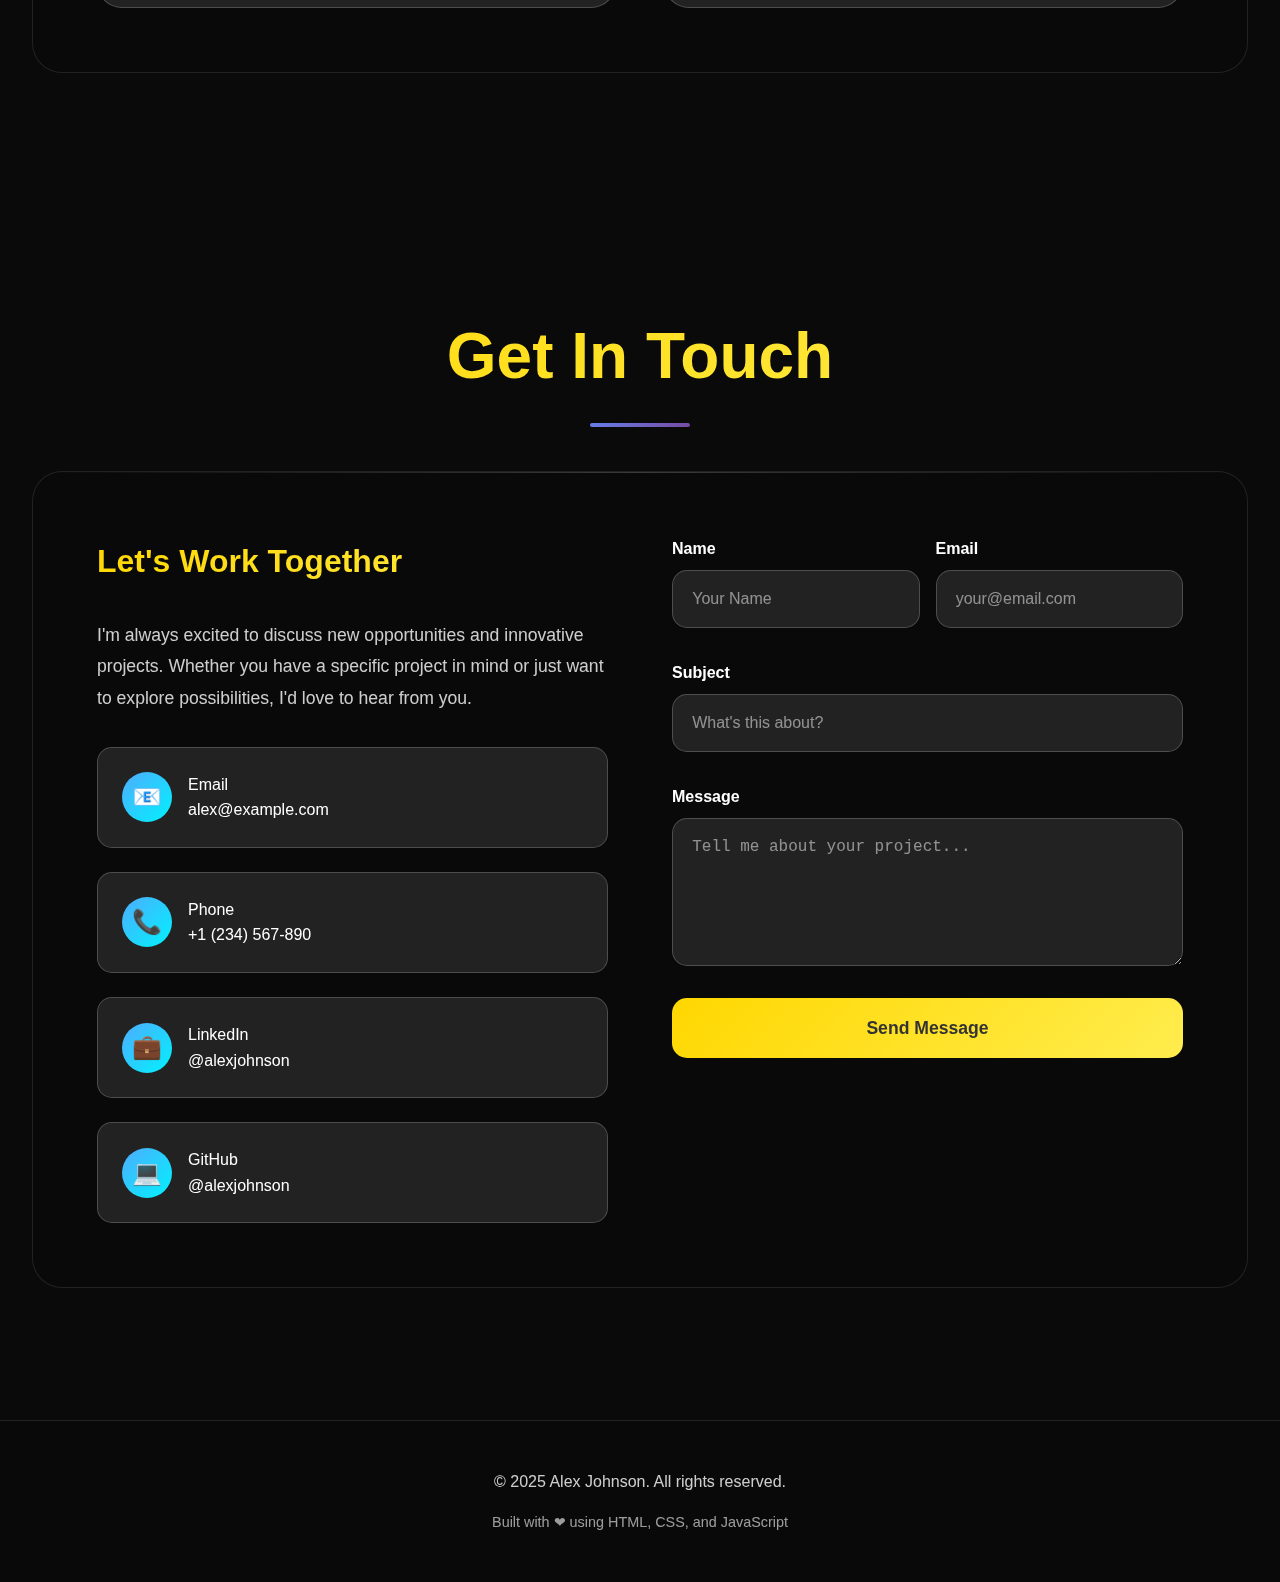
<file: test.html>
<!DOCTYPE html>
<html lang="en">
<head>
    <meta charset="UTF-8">
    <meta name="viewport" content="width=device-width, initial-scale=1.0">
    <title>Alex Johnson - Creative Developer</title>
    <style>
        * {
            margin: 0;
            padding: 0;
            box-sizing: border-box;
        }

        :root {
            --primary-gradient: linear-gradient(135deg, #667eea 0%, #764ba2 100%);
            --secondary-gradient: linear-gradient(135deg, #f093fb 0%, #f5576c 100%);
            --accent-gradient: linear-gradient(135deg, #4facfe 0%, #00f2fe 100%);
            --gold-gradient: linear-gradient(135deg, #ffd700, #ffed4e);
            --dark-bg: #0a0a0a;
            --glass: rgba(255, 255, 255, 0.1);
            --glass-border: rgba(255, 255, 255, 0.2);
        }

        body {
            font-family: 'Inter', 'Segoe UI', sans-serif;
            line-height: 1.6;
            color: #333;
            background: var(--dark-bg);
            overflow-x: hidden;
        }

        /* Custom Cursor */
        .cursor {
            width: 20px;
            height: 20px;
            border: 2px solid #fff;
            border-radius: 50%;
            position: fixed;
            pointer-events: none;
            z-index: 9999;
            transition: transform 0.1s ease;
            mix-blend-mode: difference;
        }

        /* Animated Background */
        .bg-animation {
            position: fixed;
            top: 0;
            left: 0;
            width: 100%;
            height: 100%;
            z-index: -1;
            background: linear-gradient(-45deg, #667eea, #764ba2, #f093fb, #f5576c);
            background-size: 400% 400%;
            animation: gradientShift 15s ease infinite;
        }

        @keyframes gradientShift {
            0% { background-position: 0% 50%; }
            50% { background-position: 100% 50%; }
            100% { background-position: 0% 50%; }
        }

        /* Particle System */
        .particles {
            position: fixed;
            top: 0;
            left: 0;
            width: 100%;
            height: 100%;
            z-index: -1;
        }

        .particle {
            position: absolute;
            background: rgba(255, 255, 255, 0.1);
            border-radius: 50%;
            animation: float-particles 20s linear infinite;
        }

        @keyframes float-particles {
            0% {
                transform: translateY(100vh) rotate(0deg);
                opacity: 0;
            }
            10% { opacity: 1; }
            90% { opacity: 1; }
            100% {
                transform: translateY(-100vh) rotate(360deg);
                opacity: 0;
            }
        }

        /* Header */
        header {
            background: var(--glass);
            backdrop-filter: blur(20px);
            border-bottom: 1px solid var(--glass-border);
            position: fixed;
            top: 0;
            left: 0;
            right: 0;
            z-index: 1000;
            transition: all 0.3s ease;
        }

        nav {
            display: flex;
            justify-content: space-between;
            align-items: center;
            padding: 1rem 2rem;
            max-width: 1400px;
            margin: 0 auto;
        }

        .logo {
            font-size: 1.8rem;
            font-weight: 800;
            background: var(--gold-gradient);
            -webkit-background-clip: text;
            -webkit-text-fill-color: transparent;
            background-clip: text;
            text-decoration: none;
        }

        .nav-links {
            display: flex;
            list-style: none;
            gap: 2.5rem;
        }

        .nav-links a {
            color: white;
            text-decoration: none;
            font-weight: 500;
            position: relative;
            transition: all 0.3s ease;
            cursor: pointer;
        }

        .nav-links a::after {
            content: '';
            position: absolute;
            bottom: -5px;
            left: 0;
            width: 0;
            height: 2px;
            background: var(--gold-gradient);
            transition: width 0.3s ease;
        }

        .nav-links a:hover::after {
            width: 100%;
        }

        .theme-toggle {
            background: var(--glass);
            border: 1px solid var(--glass-border);
            color: white;
            padding: 0.5rem 1rem;
            border-radius: 25px;
            cursor: pointer;
            transition: all 0.3s ease;
            backdrop-filter: blur(10px);
        }

        .theme-toggle:hover {
            background: rgba(255, 255, 255, 0.2);
            transform: scale(1.05);
        }

        /* Hero Section */
        .hero {
            height: 100vh;
            display: flex;
            align-items: center;
            justify-content: center;
            text-align: center;
            color: white;
            position: relative;
            overflow: hidden;
        }

        .hero-content {
            z-index: 2;
            max-width: 800px;
            padding: 0 2rem;
        }

        .hero h1 {
            font-size: clamp(3rem, 8vw, 6rem);
            font-weight: 900;
            margin-bottom: 1rem;
            text-shadow: 2px 2px 4px rgba(0,0,0,0.5);
            animation: slideInUp 1s ease 0.2s both;
        }

        .hero .subtitle {
            font-size: clamp(1.2rem, 4vw, 2rem);
            margin-bottom: 1rem;
            opacity: 0.9;
            animation: slideInUp 1s ease 0.4s both;
        }

        .hero .description {
            font-size: clamp(1rem, 2vw, 1.3rem);
            margin-bottom: 3rem;
            opacity: 0.8;
            line-height: 1.8;
            animation: slideInUp 1s ease 0.6s both;
        }

        .cta-buttons {
            display: flex;
            gap: 1.5rem;
            justify-content: center;
            flex-wrap: wrap;
            animation: slideInUp 1s ease 0.8s both;
        }

        .cta-button {
            padding: 15px 35px;
            border: none;
            border-radius: 50px;
            font-size: 1.1rem;
            font-weight: 600;
            text-decoration: none;
            transition: all 0.3s ease;
            cursor: pointer;
            position: relative;
            overflow: hidden;
        }

        .cta-primary {
            background: var(--gold-gradient);
            color: #333;
        }

        .cta-secondary {
            background: transparent;
            color: white;
            border: 2px solid rgba(255, 255, 255, 0.3);
            backdrop-filter: blur(10px);
        }

        .cta-button:hover {
            transform: translateY(-3px);
            box-shadow: 0 15px 35px rgba(0,0,0,0.3);
        }

        .cta-button::before {
            content: '';
            position: absolute;
            top: 0;
            left: -100%;
            width: 100%;
            height: 100%;
            background: linear-gradient(90deg, transparent, rgba(255,255,255,0.2), transparent);
            transition: left 0.5s;
        }

        .cta-button:hover::before {
            left: 100%;
        }

        /* Scroll Indicator */
        .scroll-indicator {
            position: absolute;
            bottom: 30px;
            left: 50%;
            transform: translateX(-50%);
            color: white;
            opacity: 0.7;
            animation: bounce 2s infinite;
        }

        @keyframes bounce {
            0%, 20%, 50%, 80%, 100% { transform: translateX(-50%) translateY(0); }
            40% { transform: translateX(-50%) translateY(-10px); }
            60% { transform: translateX(-50%) translateY(-5px); }
        }

        /* Sections */
        .section {
            padding: 100px 0;
            position: relative;
        }

        .container {
            max-width: 1400px;
            margin: 0 auto;
            padding: 0 2rem;
        }

        .section-bg {
            background: rgba(10, 10, 10, 0.95);
            backdrop-filter: blur(20px);
            border-radius: 30px;
            border: 1px solid rgba(255, 255, 255, 0.1);
            margin: 2rem 0;
            overflow: hidden;
            position: relative;
        }

        .section-bg::before {
            content: '';
            position: absolute;
            top: 0;
            left: 0;
            right: 0;
            height: 1px;
            background: linear-gradient(90deg, transparent, rgba(255,255,255,0.2), transparent);
        }

        .section h2 {
            text-align: center;
            font-size: clamp(2.5rem, 6vw, 4rem);
            font-weight: 800;
            margin-bottom: 4rem;
            background: var(--gold-gradient);
            -webkit-background-clip: text;
            -webkit-text-fill-color: transparent;
            background-clip: text;
            position: relative;
        }

        .section h2::after {
            content: '';
            position: absolute;
            bottom: -20px;
            left: 50%;
            transform: translateX(-50%);
            width: 100px;
            height: 4px;
            background: var(--primary-gradient);
            border-radius: 2px;
        }

        /* About Section */
        .about-content {
            display: grid;
            grid-template-columns: 1fr 2fr;
            gap: 4rem;
            align-items: center;
            padding: 4rem;
        }

        .about-image {
            position: relative;
        }

        .profile-img {
            width: 350px;
            height: 350px;
            border-radius: 50%;
            background: var(--primary-gradient);
            display: flex;
            align-items: center;
            justify-content: center;
            color: white;
            font-size: 6rem;
            margin: 0 auto;
            position: relative;
            overflow: hidden;
            transition: all 0.5s ease;
        }

        .profile-img::before {
            content: '';
            position: absolute;
            top: -2px;
            left: -2px;
            right: -2px;
            bottom: -2px;
            background: conic-gradient(from 0deg, #667eea, #764ba2, #f093fb, #f5576c, #667eea);
            border-radius: 50%;
            z-index: -1;
            animation: rotate 4s linear infinite;
        }

        @keyframes rotate {
            from { transform: rotate(0deg); }
            to { transform: rotate(360deg); }
        }

        .profile-img:hover {
            transform: scale(1.05);
        }

        .about-text {
            color: rgba(255, 255, 255, 0.9);
        }

        .about-text p {
            font-size: 1.2rem;
            line-height: 2;
            margin-bottom: 1.5rem;
        }

        .stats {
            display: grid;
            grid-template-columns: repeat(3, 1fr);
            gap: 2rem;
            margin-top: 3rem;
        }

        .stat {
            text-align: center;
            padding: 2rem;
            background: var(--glass);
            border-radius: 20px;
            border: 1px solid var(--glass-border);
            transition: all 0.3s ease;
        }

        .stat:hover {
            transform: translateY(-10px);
            background: rgba(255, 255, 255, 0.15);
        }

        .stat-number {
            font-size: 3rem;
            font-weight: 900;
            background: var(--gold-gradient);
            -webkit-background-clip: text;
            -webkit-text-fill-color: transparent;
            background-clip: text;
        }

        .stat-label {
            color: rgba(255, 255, 255, 0.8);
            font-size: 1.1rem;
            font-weight: 500;
        }

        /* Skills Section */
        .skills-container {
            padding: 4rem;
        }

        .skills-grid {
            display: grid;
            grid-template-columns: repeat(auto-fit, minmax(300px, 1fr));
            gap: 2.5rem;
            margin-bottom: 4rem;
        }

        .skill-category {
            background: var(--glass);
            border: 1px solid var(--glass-border);
            border-radius: 25px;
            padding: 2.5rem;
            transition: all 0.3s ease;
            position: relative;
            overflow: hidden;
        }

        .skill-category::before {
            content: '';
            position: absolute;
            top: 0;
            left: -100%;
            width: 100%;
            height: 100%;
            background: linear-gradient(90deg, transparent, rgba(255,255,255,0.1), transparent);
            transition: left 0.5s;
        }

        .skill-category:hover::before {
            left: 100%;
        }

        .skill-category:hover {
            transform: translateY(-10px);
            background: rgba(255, 255, 255, 0.15);
        }

        .skill-icon {
            font-size: 4rem;
            margin-bottom: 1.5rem;
            background: var(--accent-gradient);
            -webkit-background-clip: text;
            -webkit-text-fill-color: transparent;
            background-clip: text;
        }

        .skill-category h3 {
            color: white;
            font-size: 1.5rem;
            font-weight: 700;
            margin-bottom: 1rem;
        }

        .skill-list {
            list-style: none;
        }

        .skill-list li {
            color: rgba(255, 255, 255, 0.8);
            padding: 0.5rem 0;
            position: relative;
            padding-left: 1.5rem;
        }

        .skill-list li::before {
            content: '▶';
            position: absolute;
            left: 0;
            color: #ffd700;
        }

        /* Progress bars for skills */
        .skill-progress {
            margin-top: 3rem;
        }

        .progress-item {
            margin-bottom: 2rem;
        }

        .progress-label {
            display: flex;
            justify-content: space-between;
            color: white;
            font-weight: 600;
            margin-bottom: 0.5rem;
        }

        .progress-bar {
            height: 8px;
            background: rgba(255, 255, 255, 0.1);
            border-radius: 10px;
            overflow: hidden;
        }

        .progress-fill {
            height: 100%;
            background: var(--gold-gradient);
            border-radius: 10px;
            transition: width 2s ease;
            width: 0;
        }

        /* Projects Section */
        .projects-container {
            padding: 4rem;
        }

        .projects-grid {
            display: grid;
            grid-template-columns: repeat(auto-fit, minmax(400px, 1fr));
            gap: 3rem;
        }

        .project-card {
            background: var(--glass);
            border: 1px solid var(--glass-border);
            border-radius: 25px;
            overflow: hidden;
            transition: all 0.5s ease;
            position: relative;
            group: hover;
        }

        .project-card:hover {
            transform: translateY(-15px) rotateX(5deg);
            box-shadow: 0 30px 60px rgba(0,0,0,0.3);
        }

        .project-image {
            height: 250px;
            background: var(--primary-gradient);
            display: flex;
            align-items: center;
            justify-content: center;
            color: white;
            font-size: 4rem;
            position: relative;
            overflow: hidden;
        }

        .project-image::before {
            content: '';
            position: absolute;
            top: 0;
            left: 0;
            right: 0;
            bottom: 0;
            background: rgba(0,0,0,0.3);
            opacity: 0;
            transition: opacity 0.3s ease;
        }

        .project-card:hover .project-image::before {
            opacity: 1;
        }

        .project-overlay {
            position: absolute;
            top: 50%;
            left: 50%;
            transform: translate(-50%, -50%);
            opacity: 0;
            transition: opacity 0.3s ease;
        }

        .project-card:hover .project-overlay {
            opacity: 1;
        }

        .project-btn {
            background: var(--gold-gradient);
            color: #333;
            padding: 10px 20px;
            border: none;
            border-radius: 25px;
            font-weight: 600;
            cursor: pointer;
            margin: 0 5px;
            transition: all 0.3s ease;
        }

        .project-btn:hover {
            transform: translateY(-2px);
        }

        .project-content {
            padding: 2rem;
        }

        .project-content h3 {
            color: white;
            font-size: 1.5rem;
            font-weight: 700;
            margin-bottom: 1rem;
        }

        .project-content p {
            color: rgba(255, 255, 255, 0.8);
            line-height: 1.6;
            margin-bottom: 1.5rem;
        }

        .project-tech {
            display: flex;
            flex-wrap: wrap;
            gap: 0.8rem;
        }

        .tech-tag {
            background: rgba(255, 255, 255, 0.1);
            color: white;
            padding: 0.5rem 1rem;
            border-radius: 20px;
            font-size: 0.9rem;
            font-weight: 500;
            border: 1px solid rgba(255, 255, 255, 0.2);
            transition: all 0.3s ease;
        }

        .tech-tag:hover {
            background: rgba(255, 255, 255, 0.2);
            transform: scale(1.05);
        }

        /* Experience/Timeline Section */
        .timeline-container {
            padding: 4rem;
        }

        .timeline {
            position: relative;
            max-width: 800px;
            margin: 0 auto;
        }

        .timeline::before {
            content: '';
            position: absolute;
            left: 50%;
            top: 0;
            bottom: 0;
            width: 2px;
            background: var(--primary-gradient);
            transform: translateX(-50%);
        }

        .timeline-item {
            padding: 2rem 0;
            position: relative;
            width: 50%;
        }

        .timeline-item:nth-child(odd) {
            left: 0;
            padding-right: 3rem;
            text-align: right;
        }

        .timeline-item:nth-child(even) {
            left: 50%;
            padding-left: 3rem;
        }

        .timeline-content {
            background: var(--glass);
            border: 1px solid var(--glass-border);
            border-radius: 20px;
            padding: 2rem;
            position: relative;
            transition: all 0.3s ease;
        }

        .timeline-content:hover {
            background: rgba(255, 255, 255, 0.15);
            transform: scale(1.02);
        }

        .timeline-date {
            background: var(--gold-gradient);
            -webkit-background-clip: text;
            -webkit-text-fill-color: transparent;
            background-clip: text;
            font-weight: 700;
            font-size: 1.1rem;
        }

        .timeline-title {
            color: white;
            font-size: 1.3rem;
            font-weight: 700;
            margin: 0.5rem 0;
        }

        .timeline-desc {
            color: rgba(255, 255, 255, 0.8);
            line-height: 1.6;
        }

        .timeline-dot {
            position: absolute;
            top: 50%;
            width: 20px;
            height: 20px;
            background: var(--gold-gradient);
            border-radius: 50%;
            transform: translateY(-50%);
        }

        .timeline-item:nth-child(odd) .timeline-dot {
            right: -10px;
        }

        .timeline-item:nth-child(even) .timeline-dot {
            left: -10px;
        }

        /* Contact Section */
        .contact-container {
            padding: 4rem;
        }

        .contact-content {
            display: grid;
            grid-template-columns: 1fr 1fr;
            gap: 4rem;
            align-items: start;
        }

        .contact-info h3 {
            color: white;
            font-size: 2rem;
            font-weight: 700;
            margin-bottom: 2rem;
            background: var(--gold-gradient);
            -webkit-background-clip: text;
            -webkit-text-fill-color: transparent;
            background-clip: text;
        }

        .contact-info p {
            color: rgba(255, 255, 255, 0.8);
            font-size: 1.1rem;
            line-height: 1.8;
            margin-bottom: 2rem;
        }

        .contact-methods {
            display: flex;
            flex-direction: column;
            gap: 1.5rem;
        }

        .contact-method {
            display: flex;
            align-items: center;
            gap: 1rem;
            padding: 1.5rem;
            background: var(--glass);
            border: 1px solid var(--glass-border);
            border-radius: 15px;
            color: white;
            text-decoration: none;
            transition: all 0.3s ease;
        }

        .contact-method:hover {
            background: rgba(255, 255, 255, 0.15);
            transform: translateX(10px);
        }

        .contact-icon {
            font-size: 1.5rem;
            width: 50px;
            height: 50px;
            background: var(--accent-gradient);
            border-radius: 50%;
            display: flex;
            align-items: center;
            justify-content: center;
        }

        .contact-form {
            display: flex;
            flex-direction: column;
            gap: 2rem;
        }

        .form-row {
            display: grid;
            grid-template-columns: 1fr 1fr;
            gap: 1rem;
        }

        .form-group {
            display: flex;
            flex-direction: column;
        }

        .form-group label {
            color: white;
            font-weight: 600;
            margin-bottom: 0.5rem;
        }

        .form-group input,
        .form-group textarea {
            background: var(--glass);
            border: 1px solid var(--glass-border);
            border-radius: 15px;
            padding: 1.2rem;
            color: white;
            font-size: 1rem;
            transition: all 0.3s ease;
            backdrop-filter: blur(10px);
        }

        .form-group input:focus,
        .form-group textarea:focus {
            outline: none;
            border-color: #ffd700;
            background: rgba(255, 255, 255, 0.15);
        }

        .form-group input::placeholder,
        .form-group textarea::placeholder {
            color: rgba(255, 255, 255, 0.5);
        }

        .submit-btn {
            background: var(--gold-gradient);
            color: #333;
            padding: 1.2rem 2rem;
            border: none;
            border-radius: 15px;
            font-size: 1.1rem;
            font-weight: 700;
            cursor: pointer;
            transition: all 0.3s ease;
            position: relative;
            overflow: hidden;
        }

        .submit-btn:hover {
            transform: translateY(-3px);
            box-shadow: 0 15px 35px rgba(255, 215, 0, 0.3);
        }

        .submit-btn::before {
            content: '';
            position: absolute;
            top: 0;
            left: -100%;
            width: 100%;
            height: 100%;
            background: linear-gradient(90deg, transparent, rgba(255,255,255,0.2), transparent);
            transition: left 0.5s;
        }

        .submit-btn:hover::before {
            left: 100%;
        }

        /* Animations */
        @keyframes slideInUp {
            from {
                opacity: 0;
                transform: translateY(100px);
            }
            to {
                opacity: 1;
                transform: translateY(0);
            }
        }

        @keyframes fadeIn {
            from { opacity: 0; }
            to { opacity: 1; }
        }

        /* Responsive Design */
        @media (max-width: 1024px) {
            .about-content {
                grid-template-columns: 1fr;
                text-align: center;
                gap: 3rem;
            }

            .contact-content {
                grid-template-columns: 1fr;
                gap: 3rem;
            }

            .timeline::before {
                left: 20px;
            }

            .timeline-item {
                width: 100%;
                left: 0 !important;
                padding-left: 50px !important;
                padding-right: 1rem !important;
                text-align: left !important;
            }

            .timeline-item .timeline-dot {
                left: 10px !important;
            }
        }

        @media (max-width: 768px) {
            .nav-links {
                display: none;
            }

            .cta-buttons {
                flex-direction: column;
                align-items: center;
            }

            .form-row {
                grid-template-columns: 1fr;
            }

            .stats {
                grid-template-columns: 1fr;
            }

            .projects-grid {
                grid-template-columns: 1fr;
            }

            .skills-grid {
                grid-template-columns: 1fr;
            }
        }

        /* Loading Animation */
        .loading-overlay {
            position: fixed;
            top: 0;
            left: 0;
            width: 100%;
            height: 100%;
            background: var(--dark-bg);
            display: flex;
            align-items: center;
            justify-content: center;
            z-index: 10000;
            transition: opacity 0.5s ease;
        }

        .loading-spinner {
            width: 60px;
            height: 60px;
            border: 3px solid rgba(255, 255, 255, 0.1);
            border-top: 3px solid #ffd700;
            border-radius: 50%;
            animation: spin 1s linear infinite;
        }

        @keyframes spin {
            0% { transform: rotate(0deg); }
            100% { transform: rotate(360deg); }
        }

        .hidden { opacity: 0; pointer-events: none; }
    </style>
</head>
<body>
    <!-- Loading Overlay -->
    <div class="loading-overlay" id="loading">
        <div class="loading-spinner"></div>
    </div>

    <!-- Custom Cursor -->
    <div class="cursor" id="cursor"></div>

    <!-- Animated Background -->
    <div class="bg-animation"></div>

    <!-- Particles -->
    <div class="particles" id="particles"></div>

    <header>
        <nav>
            <a href="#home" class="logo">AJ</a>
            <ul class="nav-links">
                <li><a onclick="scrollToSection('home')">Home</a></li>
                <li><a onclick="scrollToSection('about')">About</a></li>
                <li><a onclick="scrollToSection('skills')">Skills</a></li>
                <li><a onclick="scrollToSection('experience')">Experience</a></li>
                <li><a onclick="scrollToSection('projects')">Projects</a></li>
                <li><a onclick="scrollToSection('contact')">Contact</a></li>
            </ul>
            <button class="theme-toggle" onclick="toggleTheme()">🌙</button>
        </nav>
    </header>

    <section id="home" class="hero">
        <div class="hero-content">
            <h1>Alex Johnson</h1>
            <div class="subtitle">Creative Full Stack Developer</div>
            <div class="description">
                Crafting digital experiences with cutting-edge technology and innovative design. 
                Specializing in modern web applications that push the boundaries of what's possible.
            </div>
            <div class="cta-buttons">
                <a href="#projects" class="cta-button cta-primary" onclick="scrollToSection('projects')">
                    View My Work
                </a>
                <a href="#contact" class="cta-button cta-secondary" onclick="scrollToSection('contact')">
                    Let's Connect
                </a>
            </div>
        </div>
        <div class="scroll-indicator">
            <div>↓ Scroll Down ↓</div>
        </div>
    </section>

    <div class="container">
        <section id="about" class="section">
            <h2>About Me</h2>
            <div class="section-bg">
                <div class="about-content">
                    <div class="about-image">
                        <div class="profile-img">
                            👨‍💻
                        </div>
                    </div>
                    <div class="about-text">
                        <p>
                            I'm a passionate full-stack developer with over 5 years of experience creating 
                            digital solutions that matter. My journey began with curiosity about how websites 
                            work, and it has evolved into a deep expertise in modern web technologies.
                        </p>
                        <p>
                            I believe in writing clean, maintainable code and creating user experiences that 
                            are both beautiful and functional. When I'm not coding, you'll find me exploring 
                            new technologies, contributing to open source projects, or sharing knowledge with 
                            the developer community.
                        </p>
                        <div class="stats">
                            <div class="stat">
                                <div class="stat-number">50+</div>
                                <div class="stat-label">Projects Completed</div>
                            </div>
                            <div class="stat">
                                <div class="stat-number">5+</div>
                                <div class="stat-label">Years Experience</div>
                            </div>
                            <div class="stat">
                                <div class="stat-number">25+</div>
                                <div class="stat-label">Happy Clients</div>
                            </div>
                        </div>
                    </div>
                </div>
            </div>
        </section>

        <section id="skills" class="section">
            <h2>Skills & Expertise</h2>
            <div class="section-bg">
                <div class="skills-container">
                    <div class="skills-grid">
                        <div class="skill-category">
                            <div class="skill-icon">🎨</div>
                            <h3>Frontend Development</h3>
                            <ul class="skill-list">
                                <li>React.js & Next.js</li>
                                <li>Vue.js & Nuxt.js</li>
                                <li>TypeScript & JavaScript</li>
                                <li>HTML5 & CSS3</li>
                                <li>Sass & Tailwind CSS</li>
                            </ul>
                        </div>
                        
                        <div class="skill-category">
                            <div class="skill-icon">⚡</div>
                            <h3>Backend Development</h3>
                            <ul class="skill-list">
                                <li>Node.js & Express</li>
                                <li>Python & Django</li>
                                <li>PHP & Laravel</li>
                                <li>RESTful APIs</li>
                                <li>GraphQL</li>
                            </ul>
                        </div>
                        
                        <div class="skill-category">
                            <div class="skill-icon">🛢</div>
                            <h3>Database & Cloud</h3>
                            <ul class="skill-list">
                                <li>MongoDB & PostgreSQL</li>
                                <li>MySQL & Redis</li>
                                <li>AWS & Azure</li>
                                <li>Docker & Kubernetes</li>
                                <li>Firebase & Supabase</li>
                            </ul>
                        </div>
                        
                        <div class="skill-category">
                            <div class="skill-icon">🔧</div>
                            <h3>Tools & Technologies</h3>
                            <ul class="skill-list">
                                <li>Git & GitHub</li>
                                <li>Webpack & Vite</li>
                                <li>Jest & Cypress</li>
                                <li>Figma & Adobe XD</li>
                                <li>CI/CD Pipelines</li>
                            </ul>
                        </div>
                    </div>
                    
                    <div class="skill-progress">
                        <div class="progress-item">
                            <div class="progress-label">
                                <span>JavaScript / TypeScript</span>
                                <span>95%</span>
                            </div>
                            <div class="progress-bar">
                                <div class="progress-fill" data-width="95"></div>
                            </div>
                        </div>
                        
                        <div class="progress-item">
                            <div class="progress-label">
                                <span>React.js / Next.js</span>
                                <span>90%</span>
                            </div>
                            <div class="progress-bar">
                                <div class="progress-fill" data-width="90"></div>
                            </div>
                        </div>
                        
                        <div class="progress-item">
                            <div class="progress-label">
                                <span>Node.js / Express</span>
                                <span>88%</span>
                            </div>
                            <div class="progress-bar">
                                <div class="progress-fill" data-width="88"></div>
                            </div>
                        </div>
                        
                        <div class="progress-item">
                            <div class="progress-label">
                                <span>Python / Django</span>
                                <span>85%</span>
                            </div>
                            <div class="progress-bar">
                                <div class="progress-fill" data-width="85"></div>
                            </div>
                        </div>
                        
                        <div class="progress-item">
                            <div class="progress-label">
                                <span>Database Management</span>
                                <span>82%</span>
                            </div>
                            <div class="progress-bar">
                                <div class="progress-fill" data-width="82"></div>
                            </div>
                        </div>
                    </div>
                </div>
            </div>
        </section>

        <section id="experience" class="section">
            <h2>Experience</h2>
            <div class="section-bg">
                <div class="timeline-container">
                    <div class="timeline">
                        <div class="timeline-item">
                            <div class="timeline-content">
                                <div class="timeline-date">2022 - Present</div>
                                <div class="timeline-title">Senior Full Stack Developer</div>
                                <div class="timeline-desc">
                                    Leading development of scalable web applications using React, Node.js, and cloud technologies. 
                                    Mentoring junior developers and architecting solutions for complex business requirements.
                                </div>
                            </div>
                            <div class="timeline-dot"></div>
                        </div>
                        
                        <div class="timeline-item">
                            <div class="timeline-content">
                                <div class="timeline-date">2020 - 2022</div>
                                <div class="timeline-title">Frontend Developer</div>
                                <div class="timeline-desc">
                                    Specialized in creating responsive and interactive user interfaces using modern JavaScript 
                                    frameworks. Collaborated with design teams to implement pixel-perfect designs.
                                </div>
                            </div>
                            <div class="timeline-dot"></div>
                        </div>
                        
                        <div class="timeline-item">
                            <div class="timeline-content">
                                <div class="timeline-date">2019 - 2020</div>
                                <div class="timeline-title">Web Developer</div>
                                <div class="timeline-desc">
                                    Developed and maintained various web applications using PHP, JavaScript, and MySQL. 
                                    Gained experience in database design and server-side programming.
                                </div>
                            </div>
                            <div class="timeline-dot"></div>
                        </div>
                        
                        <div class="timeline-item">
                            <div class="timeline-content">
                                <div class="timeline-date">2018 - 2019</div>
                                <div class="timeline-title">Junior Developer</div>
                                <div class="timeline-desc">
                                    Started my professional journey, learning best practices in web development and 
                                    contributing to team projects. Focused on HTML, CSS, and JavaScript fundamentals.
                                </div>
                            </div>
                            <div class="timeline-dot"></div>
                        </div>
                    </div>
                </div>
            </div>
        </section>

        <section id="projects" class="section">
            <h2>Featured Projects</h2>
            <div class="section-bg">
                <div class="projects-container">
                    <div class="projects-grid">
                        <div class="project-card">
                            <div class="project-image">
                                🛍
                                <div class="project-overlay">
                                    <button class="project-btn">Live Demo</button>
                                    <button class="project-btn">GitHub</button>
                                </div>
                            </div>
                            <div class="project-content">
                                <h3>E-Commerce Platform</h3>
                                <p>
                                    A full-featured e-commerce platform with user authentication, shopping cart, 
                                    payment integration, and admin dashboard. Built with modern technologies for 
                                    optimal performance and user experience.
                                </p>
                                <div class="project-tech">
                                    <span class="tech-tag">React</span>
                                    <span class="tech-tag">Node.js</span>
                                    <span class="tech-tag">MongoDB</span>
                                    <span class="tech-tag">Stripe</span>
                                    <span class="tech-tag">AWS</span>
                                </div>
                            </div>
                        </div>
                        
                        <div class="project-card">
                            <div class="project-image">
                                📱
                                <div class="project-overlay">
                                    <button class="project-btn">Live Demo</button>
                                    <button class="project-btn">GitHub</button>
                                </div>
                            </div>
                            <div class="project-content">
                                <h3>Social Media Dashboard</h3>
                                <p>
                                    Real-time analytics dashboard for social media management with data visualization, 
                                    scheduling features, and multi-platform integration. Supports Twitter, Instagram, 
                                    and Facebook APIs.
                                </p>
                                <div class="project-tech">
                                    <span class="tech-tag">Vue.js</span>
                                    <span class="tech-tag">Python</span>
                                    <span class="tech-tag">PostgreSQL</span>
                                    <span class="tech-tag">Chart.js</span>
                                    <span class="tech-tag">Docker</span>
                                </div>
                            </div>
                        </div>
                        
                        <div class="project-card">
                            <div class="project-image">
                                🎵
                                <div class="project-overlay">
                                    <button class="project-btn">Live Demo</button>
                                    <button class="project-btn">GitHub</button>
                                </div>
                            </div>
                            <div class="project-content">
                                <h3>Music Streaming App</h3>
                                <p>
                                    Spotify-inspired music streaming application with playlist management, search 
                                    functionality, and responsive design. Features include audio visualization 
                                    and offline playback capabilities.
                                </p>
                                <div class="project-tech">
                                    <span class="tech-tag">Next.js</span>
                                    <span class="tech-tag">TypeScript</span>
                                    <span class="tech-tag">Prisma</span>
                                    <span class="tech-tag">Tailwind</span>
                                    <span class="tech-tag">Vercel</span>
                                </div>
                            </div>
                        </div>
                        
                        <div class="project-card">
                            <div class="project-image">
                                💼
                                <div class="project-overlay">
                                    <button class="project-btn">Live Demo</button>
                                    <button class="project-btn">GitHub</button>
                                </div>
                            </div>
                            <div class="project-content">
                                <h3>Task Management System</h3>
                                <p>
                                    Collaborative project management tool with kanban boards, team collaboration 
                                    features, file sharing, and progress tracking. Includes real-time notifications 
                                    and time tracking capabilities.
                                </p>
                                <div class="project-tech">
                                    <span class="tech-tag">React</span>
                                    <span class="tech-tag">Express</span>
                                    <span class="tech-tag">Socket.io</span>
                                    <span class="tech-tag">MySQL</span>
                                    <span class="tech-tag">Redux</span>
                                </div>
                            </div>
                        </div>
                        
                        <div class="project-card">
                            <div class="project-image">
                                🏥
                                <div class="project-overlay">
                                    <button class="project-btn">Live Demo</button>
                                    <button class="project-btn">GitHub</button>
                                </div>
                            </div>
                            <div class="project-content">
                                <h3>Healthcare Portal</h3>
                                <p>
                                    HIPAA-compliant patient management system with appointment scheduling, 
                                    medical records, prescription management, and telemedicine integration. 
                                    Features secure authentication and data encryption.
                                </p>
                                <div class="project-tech">
                                    <span class="tech-tag">Django</span>
                                    <span class="tech-tag">PostgreSQL</span>
                                    <span class="tech-tag">Redis</span>
                                    <span class="tech-tag">WebRTC</span>
                                    <span class="tech-tag">AWS</span>
                                </div>
                            </div>
                        </div>
                        
                        <div class="project-card">
                            <div class="project-image">
                                📊
                                <div class="project-overlay">
                                    <button class="project-btn">Live Demo</button>
                                    <button class="project-btn">GitHub</button>
                                </div>
                            </div>
                            <div class="project-content">
                                <h3>AI Analytics Platform</h3>
                                <p>
                                    Machine learning-powered analytics platform with predictive modeling, 
                                    data visualization, and automated reporting. Processes large datasets 
                                    and provides actionable business insights.
                                </p>
                                <div class="project-tech">
                                    <span class="tech-tag">Python</span>
                                    <span class="tech-tag">TensorFlow</span>
                                    <span class="tech-tag">FastAPI</span>
                                    <span class="tech-tag">MongoDB</span>
                                    <span class="tech-tag">D3.js</span>
                                </div>
                            </div>
                        </div>
                    </div>
                </div>
            </div>
        </section>

        <section id="contact" class="section">
            <h2>Get In Touch</h2>
            <div class="section-bg">
                <div class="contact-container">
                    <div class="contact-content">
                        <div class="contact-info">
                            <h3>Let's Work Together</h3>
                            <p>
                                I'm always excited to discuss new opportunities and innovative projects. 
                                Whether you have a specific project in mind or just want to explore possibilities, 
                                I'd love to hear from you.
                            </p>
                            <div class="contact-methods">
                                <a href="mailto:alex@example.com" class="contact-method">
                                    <div class="contact-icon">📧</div>
                                    <div>
                                        <div>Email</div>
                                        <div>alex@example.com</div>
                                    </div>
                                </a>
                                
                                <a href="tel:+1234567890" class="contact-method">
                                    <div class="contact-icon">📞</div>
                                    <div>
                                        <div>Phone</div>
                                        <div>+1 (234) 567-890</div>
                                    </div>
                                </a>
                                
                                <a href="https://linkedin.com/in/alexjohnson" class="contact-method">
                                    <div class="contact-icon">💼</div>
                                    <div>
                                        <div>LinkedIn</div>
                                        <div>@alexjohnson</div>
                                    </div>
                                </a>
                                
                                <a href="https://github.com/alexjohnson" class="contact-method">
                                    <div class="contact-icon">💻</div>
                                    <div>
                                        <div>GitHub</div>
                                        <div>@alexjohnson</div>
                                    </div>
                                </a>
                            </div>
                        </div>
                        
                        <form class="contact-form" id="contact-form">
                            <div class="form-row">
                                <div class="form-group">
                                    <label for="name">Name</label>
                                    <input type="text" id="name" name="name" placeholder="Your Name" required>
                                </div>
                                <div class="form-group">
                                    <label for="email">Email</label>
                                    <input type="email" id="email" name="email" placeholder="your@email.com" required>
                                </div>
                            </div>
                            
                            <div class="form-group">
                                <label for="subject">Subject</label>
                                <input type="text" id="subject" name="subject" placeholder="What's this about?" required>
                            </div>
                            
                            <div class="form-group">
                                <label for="message">Message</label>
                                <textarea id="message" name="message" rows="6" placeholder="Tell me about your project..." required></textarea>
                            </div>
                            
                            <button type="submit" class="submit-btn">Send Message</button>
                        </form>
                    </div>
                </div>
            </div>
        </section>
    </div>

    <footer style="background: rgba(10, 10, 10, 0.95); padding: 3rem 0; text-align: center; border-top: 1px solid rgba(255, 255, 255, 0.1);">
        <div class="container">
            <p style="color: rgba(255, 255, 255, 0.8); margin-bottom: 1rem;">
                &copy; 2025 Alex Johnson. All rights reserved.
            </p>
            <p style="color: rgba(255, 255, 255, 0.6); font-size: 0.9rem;">
                Built with ❤ using HTML, CSS, and JavaScript
            </p>
        </div>
    </footer>

    <script>
        // Custom Cursor
        const cursor = document.getElementById('cursor');
        let mouseX = 0, mouseY = 0;
        
        document.addEventListener('mousemove', (e) => {
            mouseX = e.clientX;
            mouseY = e.clientY;
        });
        
        function updateCursor() {
            cursor.style.left = mouseX + 'px';
            cursor.style.top = mouseY + 'px';
            requestAnimationFrame(updateCursor);
        }
        updateCursor();

        // Particle System
        function createParticles() {
            const particles = document.getElementById('particles');
            
            function createParticle() {
                const particle = document.createElement('div');
                particle.classList.add('particle');
                
                const size = Math.random() * 5 + 2;
                const startX = Math.random() * window.innerWidth;
                const duration = Math.random() * 10 + 15;
                
                particle.style.left = startX + 'px';
                particle.style.width = size + 'px';
                particle.style.height = size + 'px';
                particle.style.animationDuration = duration + 's';
                
                particles.appendChild(particle);
                
                setTimeout(() => {
                    particle.remove();
                }, duration * 1000);
            }
            
            setInterval(createParticle, 300);
        }

        // Smooth Scrolling
        function scrollToSection(sectionId) {
            const section = document.getElementById(sectionId);
            section.scrollIntoView({ behavior: 'smooth' });
        }

        // Loading Animation
        window.addEventListener('load', () => {
            const loading = document.getElementById('loading');
            setTimeout(() => {
                loading.classList.add('hidden');
                setTimeout(() => {
                    loading.style.display = 'none';
                    initAnimations();
                }, 500);
            }, 1000);
        });

        // Initialize Animations
        function initAnimations() {
            // Animate progress bars
            const progressBars = document.querySelectorAll('.progress-fill');
            progressBars.forEach(bar => {
                const width = bar.getAttribute('data-width');
                setTimeout(() => {
                    bar.style.width = width + '%';
                }, Math.random() * 1000);
            });

            // Animate stats on scroll
            const observerOptions = {
                threshold: 0.5,
                rootMargin: '0px 0px -100px 0px'
            };

            const observer = new IntersectionObserver((entries) => {
                entries.forEach(entry => {
                    if (entry.isIntersecting) {
                        entry.target.style.transform = 'translateY(0)';
                        entry.target.style.opacity = '1';
                    }
                });
            }, observerOptions);

            // Observe sections for animation
            document.querySelectorAll('.section').forEach(section => {
                section.style.transform = 'translateY(50px)';
                section.style.opacity = '0.8';
                section.style.transition = 'transform 0.6s ease, opacity 0.6s ease';
                observer.observe(section);
            });
        }

        // Header scroll effect
        let lastScrollY = window.scrollY;
        window.addEventListener('scroll', () => {
            const header = document.querySelector('header');
            if (window.scrollY > 100) {
                header.style.background = 'rgba(10, 10, 10, 0.95)';
                header.style.backdropFilter = 'blur(20px)';
            } else {
                header.style.background = 'rgba(255, 255, 255, 0.1)';
                header.style.backdropFilter = 'blur(20px)';
            }
        });

        // Form submission
        document.getElementById('contact-form').addEventListener('submit', (e) => {
            e.preventDefault();
            const submitBtn = e.target.querySelector('.submit-btn');
            const originalText = submitBtn.textContent;
            
            submitBtn.textContent = 'Sending...';
            submitBtn.disabled = true;
            
            // Simulate form submission
            setTimeout(() => {
                submitBtn.textContent = 'Message Sent!';
                submitBtn.style.background = 'linear-gradient(135deg, #4facfe 0%, #00f2fe 100%)';
                
                setTimeout(() => {
                    submitBtn.textContent = originalText;
                    submitBtn.disabled = false;
                    submitBtn.style.background = '';
                    e.target.reset();
                }, 2000);
            }, 1500);
        });

        // Theme Toggle (Placeholder)
        function toggleTheme() {
            // Theme toggle functionality would go here
            console.log('Theme toggled');
        }

        // Hover effects for project cards
        document.querySelectorAll('.project-card').forEach(card => {
            card.addEventListener('mouseenter', () => {
                cursor.style.transform = 'scale(2)';
                cursor.style.backgroundColor = 'rgba(255, 215, 0, 0.3)';
            });
            
            card.addEventListener('mouseleave', () => {
                cursor.style.transform = 'scale(1)';
                cursor.style.backgroundColor = 'transparent';
            });
        });

        // Initialize particles on page load
        createParticles();
    </script>
</body>
</html>
</file>
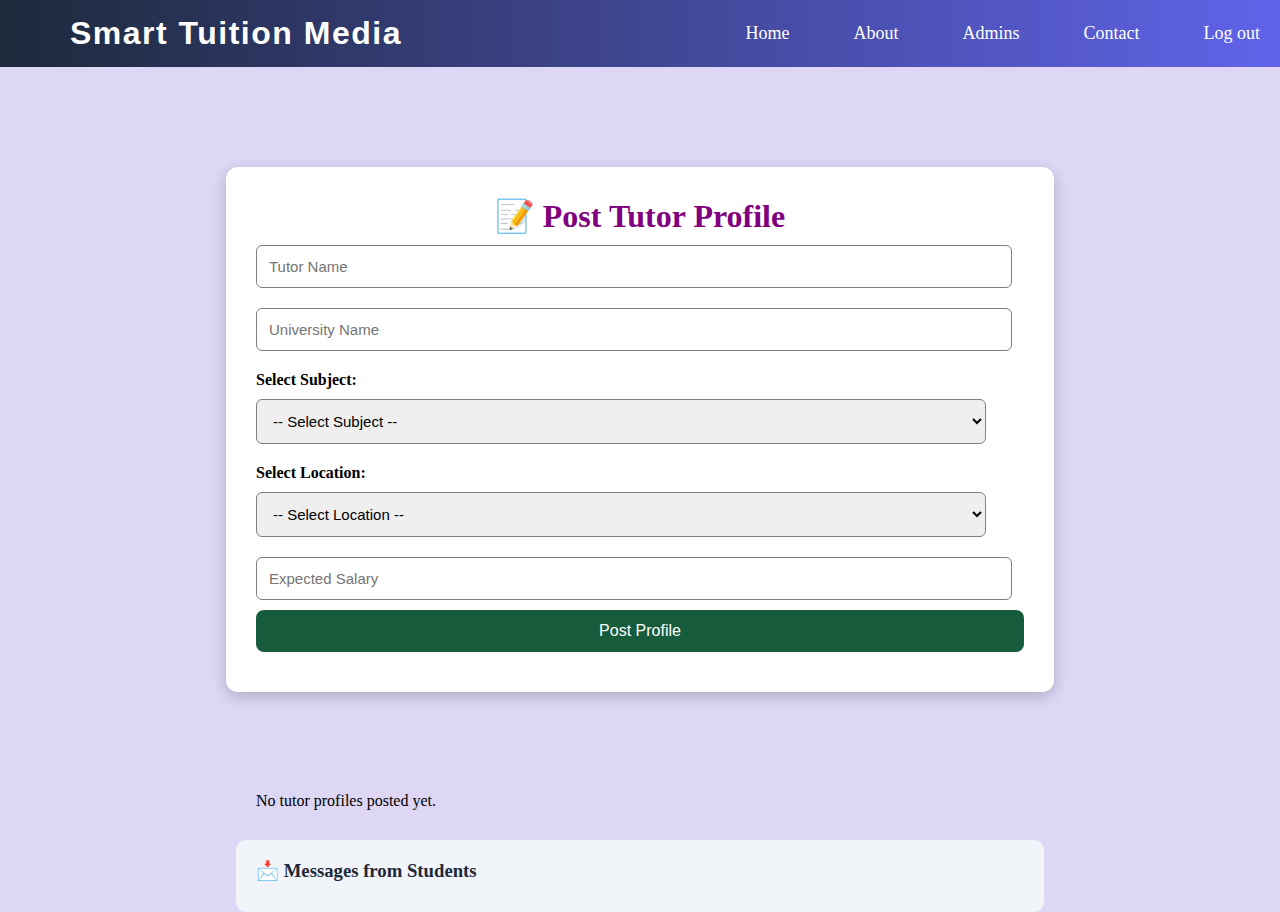
<file: tutor.html>
<!DOCTYPE html>
<html lang="en">
<head>
    <meta charset="UTF-8">
    <meta name="viewport" content="width=device-width, initial-scale=1.0">
    <title>Tutor - Post Profile</title>
    <link rel="stylesheet" href="style.css">
    <style>
        body { background: #ddd6f5;  }
        #post-box {
            width: 60%;
            margin: 100px auto;
            background: white;
            padding: 30px;
            border-radius: 12px;
            box-shadow: 0 4px 15px rgba(0,0,0,0.2);
        }
        #post-box h2 {
            text-align: center;
            color: #1e293b;
            margin-bottom: 20px;
        }
        input, select {
            width: 95%;
            padding: 12px;
            margin: 10px 0;
            border-radius: 6px;
            border: 1px solid gray;
            font-size: 15px;
        }
        label {
            display: block;
            margin-top: 10px;
            font-weight: bold;
        }

        button {
            width: 100%;
            padding: 12px;
            background: #165b3c;
            color: white;
            border: none;
            border-radius: 8px;
            font-size: 16px;
            cursor: pointer;
        }
        button:hover {
            background: #28845c;
        }
        #msg {
            margin-top: 10px;
            text-align: center;
            font-weight: bold;
        }
        #inbox {
            width: 60%;
            margin: 30px auto;
            background: #f1f5f9;
            padding: 20px;
            border-radius: 10px;
        }
        #inbox h3 {
            margin-bottom: 10px;
            color: #1e293b;
        }
        .chat-msg {
            background: #fff;
            padding: 10px;
            margin: 8px 0;
            border-radius: 6px;
            box-shadow: 0 2px 5px rgba(0,0,0,0.1);
        }
    </style>
    </head>

    <body>
    <header>
        <h2 style="letter-spacing: 1.5px;">Smart Tuition Media</h2>
        <nav class="navi">
        <a href="index.html">Home</a>
        <a href="about.html">About</a>
        <a href="admins.html">Admins</a>
        <a href="contact.html">Contact</a>
        <a href="#" onclick="logout()">Log out</a>
        </nav>
    </header>
    <div id="fake"></div>

    <div id="post-box">
        <h1 style="text-align: center;color: purple;">📝 Post Tutor Profile</h1>
        <form id="tutorForm">
        <input type="text" id="name" placeholder="Tutor Name" required>
        <input type="text" id="varsity" placeholder="University Name" required>
        
        <label for="subject">Select Subject:</label>
        <select id="subject" required>
            <option value="">-- Select Subject --</option>
            <option>Physics, Math</option>
            <option>Biology, Chemistry</option>
            <option>Bangla, English, ICT</option>
            <option>Physics, Math, ICT</option>
            <option>Bangla</option>
            <option>English</option>
            <option>Math</option>
            <option>Higher Math</option>
            <option>Physics</option>
            <option>Chemistry</option>
            <option>Biology</option>
            <option>Economics</option>
            <option>Accounting</option>
            <option>ICT</option>
        </select>

        <label for="location">Select Location:</label>
        <select id="location" required>
            <option value="">-- Select Location --</option>
            <option>Surma</option>
            <option>Akhalia</option>
            <option>Amborkhana</option>
            <option>Zindabazar</option>
            <option>Madina Market</option>
            <option>Shibganj</option>
            <option>Tilagor</option>
            <option>Kumarpara</option>
            <option>Lama Bazar</option>
            <option>Bondor</option>
            <option>Shahjalal Upashahar</option>
            <option>Subidbazar</option>
            <option>Mirabazar</option>
            <option>Pathantula</option>
            <option>Uposhohor</option>
            <option>Kazir Bazar</option>
            <option>Dargah Gate</option>
            <option>Chowhatta</option>
            <option>Modina Tower</option>
            <option>Shahporan</option>
            <option>Housing Estate</option>
            <option>Majortila</option>
            <option>Shahi Eidgah</option>
            <option>Noyasarak</option>
            <option>South Surma</option>
            <option>Shahjalal University Area</option>
        </select>

        <input type="number" id="salary" placeholder="Expected Salary" required>
        <button type="submit">Post Profile</button>
        </form>

        <div id="msg"></div>
    </div>

    <div id="tutorPosts" style="width:60%; margin:30px auto;"></div>

    <!-- ✅ Student Messages Inbox -->
    <div id="inbox">
        <h3>📩 Messages from Students</h3>
        <div id="chatList"></div>
    </div>

    <script>
    window.onload = function(){
        let user = JSON.parse(localStorage.getItem("currentUser"));
        if(!user){
            alert("Please login as a tutor to access this page.");
            window.location.href = "login.html";
            return;
        }

        // Role-based nav hide
        if(user.role === "student"){
            let tutorLink = document.querySelector('a[href="tutor.html"]');
            if(tutorLink) tutorLink.style.display = "none";
        }
        if(user.role === "tutor"){
            let studentLink = document.querySelector('a[href="student.html"]');
            if(studentLink) studentLink.style.display = "none";
        }

        showTutorPosts();

        document.getElementById("tutorForm").addEventListener("submit", function(e){
            e.preventDefault();

            let name = document.getElementById("name").value;
            let varsity = document.getElementById("varsity").value;
            let subject = document.getElementById("subject").value;
            let location = document.getElementById("location").value;
            let salary = document.getElementById("salary").value;

            let tutors = JSON.parse(localStorage.getItem("tutors")) || [];
            tutors.push({ name, varsity, subject, location, salary });
            localStorage.setItem("tutors", JSON.stringify(tutors));

            let currentUser = JSON.parse(localStorage.getItem("currentUser")) || {};
            currentUser.name = name;
            localStorage.setItem("currentUser", JSON.stringify(currentUser));

            document.getElementById("msg").innerHTML = "<p style='color:green;'>✅ Profile posted!</p>";
            document.getElementById("tutorForm").reset();

            showTutorPosts();
        });
    };

    function showTutorPosts(){
        let tutors = JSON.parse(localStorage.getItem("tutors")) || [];
        let tutorPostsDiv = document.getElementById("tutorPosts");
        tutorPostsDiv.innerHTML = "";

        if(tutors.length === 0){
            tutorPostsDiv.innerHTML = "<p>No tutor profiles posted yet.</p>";
        } else {
            tutors.forEach(t=>{
            tutorPostsDiv.innerHTML += `
                <div class="tutor-card" style="background:#e0e7ff; padding:20px; border-radius:10px; border:1.5px solid rgb(131,185,131); text-align:center; margin-bottom:20px;">
                <img src="https://img.icons8.com/color/96/000000/student-male--v2.png" style="border-radius:50%; height:40px; width:40px; object-fit:cover;">
                <h3>${t.name}</h3>
                <p><b>Varsity:</b> ${t.varsity}</p>
                <p><b>Subject:</b> ${t.subject}</p>
                <p><b>Location:</b> ${t.location}</p>
                <p><b>Salary:</b> ${t.salary}</p>
                </div>
            `;
            });
        }
    }

    function logout(){
        localStorage.removeItem("currentUser");
        window.location.href = "login.html";
    }
    </script>

</body>
</html>
</file>
<file: style.css>
*{
    margin: 0%;
    padding: 0%;
}
html,body{
    width: 100%;
    height: 100%;
}
header{
    background: linear-gradient(to right, #1e293b, #6366f1);
    height: 67px;
    width: 100%;
    color: white;
    /* display: flex;  সব এক লাইনে নেয় */
    display: flex;
    align-items: center;
    justify-content: space-between;
    padding: 0px 30px;
    position: fixed;
    top: 0;
    left: 0;
    z-index: 20;
}
h2{
    width: 55%;
    transform: translate(40px, 0px);
    font-family: 'Segoe UI', Tahoma, Geneva, Verdana, sans-serif;
    font-size: xx-large;
}
#fake{
    height: 67px;
    width: 100%;
}

/* .navi a → About, Contact, Login এই লিংকগুলোর style হবে।
.navi a button → শুধু Login বাটনের style হবে।
.navi a:hover → লিংকে mouse নিলে color বদলাবে।
.navi a button:hover → বাটনের উপর mouse নিলে style বদলাবে। */
.navi a {
    position: relative;
    margin-right: 40px;
    color: white;
    font-size: large;
    text-decoration: none;
    padding: 9px 10px;
    border-radius: 10px;
}

/* underline effect শুধু anchor link এর জন্য */
.navi a:not(:has(button))::after {
    content: "";
    position: absolute;
    left: 0;
    bottom: 0;
    width: 0%;
    height: 2px;
    background-color: #6c63ff;
    transition: width 0.3s ease-in-out;
}

.navi a:not(:has(button)):hover::after {
    width: 100%;
}

.navi a button {
    color: #6c63ff;
    font-weight: bold;
    border-radius: 10px;
}

.navi a button:hover {
    background-color: #6c63ff;
    color: white;
    border-color: white;
}

.navi a:hover {
    background-color: white;
    color: #6c63ff;
}
#main{
    width: 100%;
    height: auto;
}
#part1{
    width: 100%;
    height: 420px;
    background-color: #ddd6f5;
}
.bt{
    margin-top: 40px;
    margin-left: 35px;
    padding: 12px;

    background-color: #495eb9;
    color: white;
    border-radius: 13px;
    border-color: #f1e0f601;
    font-size: medium;
}
.bt:hover {
    background-color: rgb(82, 90, 245);
}
#part1 img {
    float: right;
    width: 180px;
    height: 180px;
    margin-top: 110px;
    margin-right: 110px;
}
#p1 {
    margin-left: 35px;
    padding-top: 30px;
    color: purple;
    font-size: 37px;
    font-weight: bold;
    font-family: 'Franklin Gothic Medium', 'Arial Narrow', Arial, sans-serif;
}
#p2 {
    font-size: 28px;
    color: rgb(7, 114, 7);
    margin-left: 35px;
    font-family: 'Gill Sans', 'Gill Sans MT', Calibri, 'Trebuchet MS', sans-serif;
}
#p3 {
    font-size: larger;
    margin-left: 35px;
}
#part2 {
    width: 100%;
    height: 32%;
    display: flex;
    align-items: center;
    justify-content: center;
}
.box {
    width: 150px;
    height: 130px;
    border-radius: 8px; 
    background-color: #e0e7ff;

    margin : 20px;
    margin-top: 40px;
    text-align: center;
}
#box2 {
    width: 150px;
    height: 130px;
}
#box3 {
    width: 150px;
    height: 130px;
}
#part2 img {
    margin-top: 20px;
    width: 45px;
    height: 45px;
    /* transform: translate(0px, -12px); */
}
#part3 {
    width: 100%;
    height: 32%;
    display: flex;
    align-items: center;
    justify-content: center;
}
#part3 img{
    border-radius: 50%;
    object-fit:cover
} 
#para {
    font-size: x-large;
    font-weight: 700;
    font-family: 'Segoe UI', Tahoma, Geneva, Verdana, sans-serif;
    transform: translate(0px, -8px);
    color: rgb(62, 62, 225);
}
#totalTutors {
    font-size: x-large;
    font-weight: 700;
    font-family: 'Segoe UI', Tahoma, Geneva, Verdana, sans-serif;
    transform: translate(0px, -8px);
    color: rgb(62, 62, 225);
}
#part3 img{
    border-radius: 50%;
    object-fit:cover;
} 
.picbox {
    width: 160px;
    height: 160px;
    border-radius: 8px;
    background-color: #e0e7ff;
    margin: 20px;
    padding-top: 15px;
    text-align: center;
}
#middle {
    text-align: center;
    font-size: xx-large;
    font-weight: 900;
    margin: 30px;
    color: purple;
}
#part4 {
    width: 100%;
    height: 110px;
    margin-top: 30px;
    /* background: linear-gradient(90deg, #3f3d56 0%, #6c63ff 100%); */
    background: linear-gradient(to right, #0f172a, #3b82f6);
    display: flex;
    align-items: center;
    justify-content: space-around;
    color: white;

}
</file>
